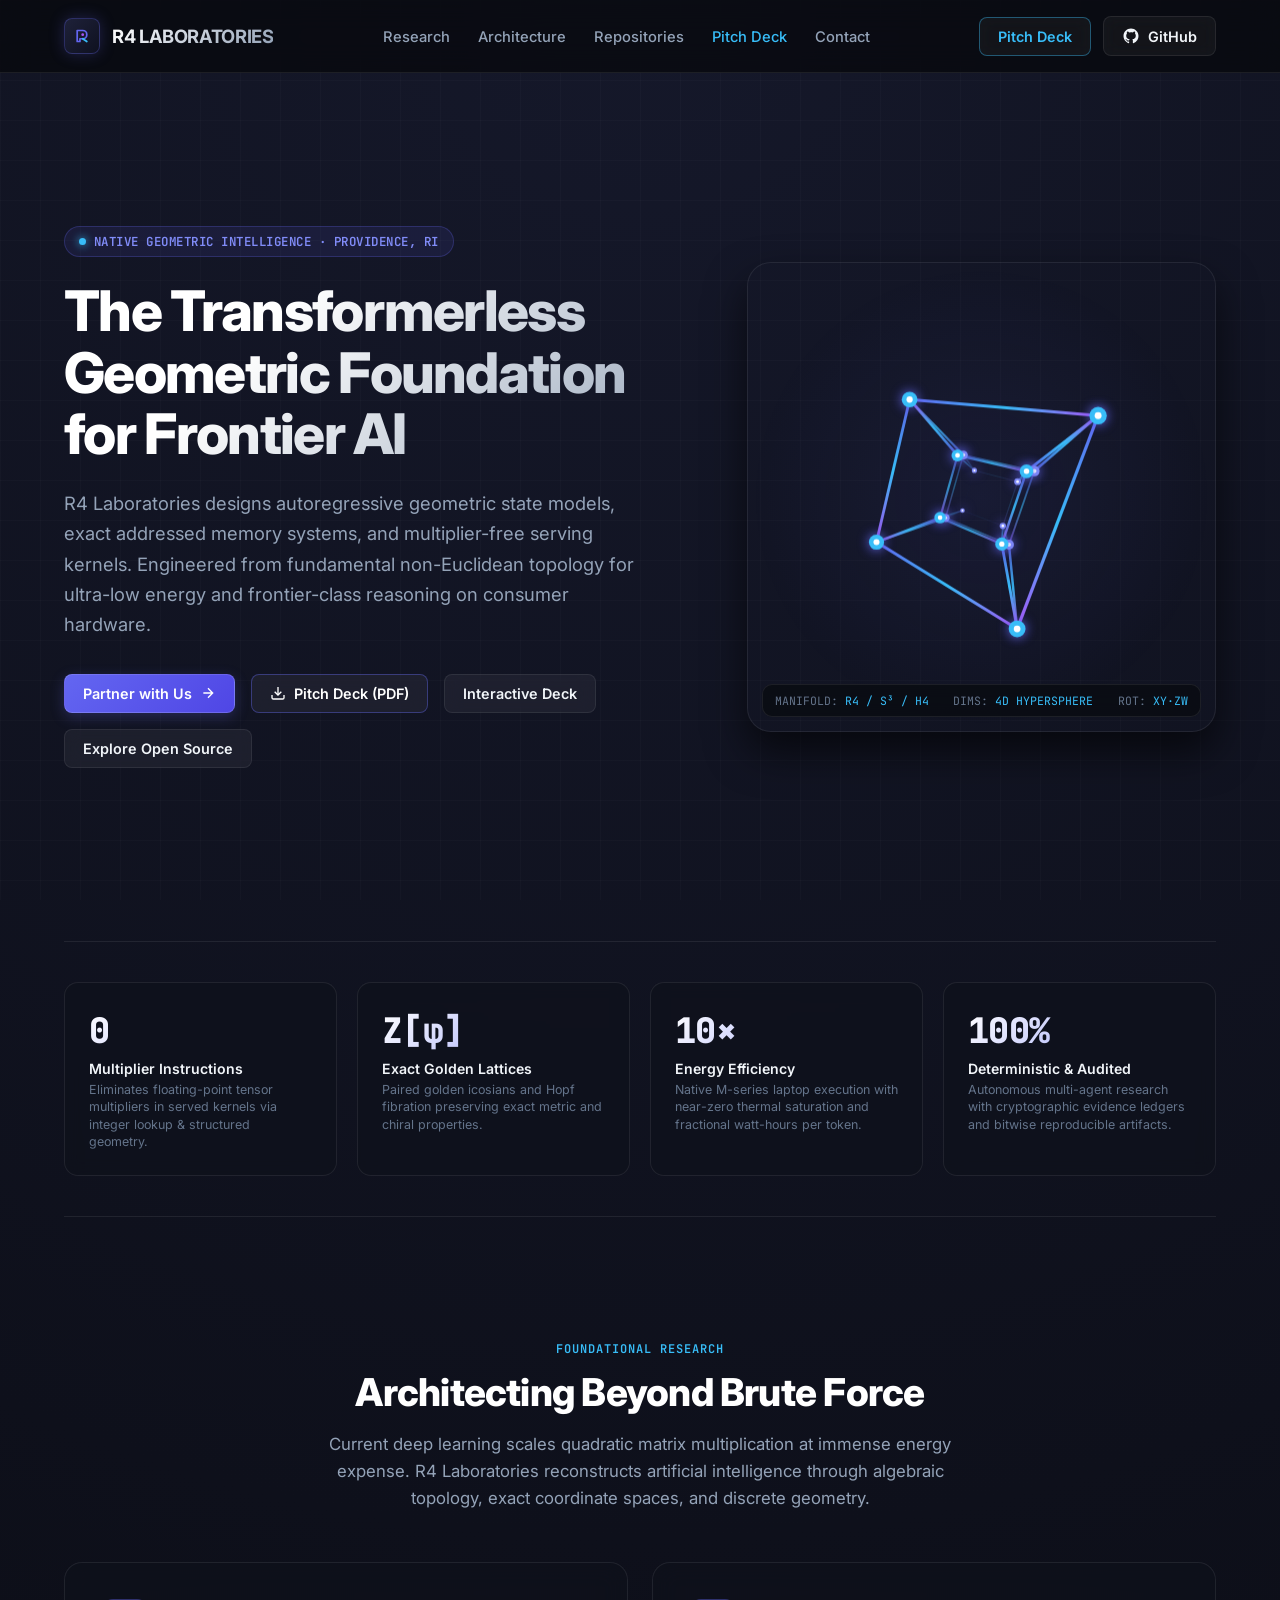
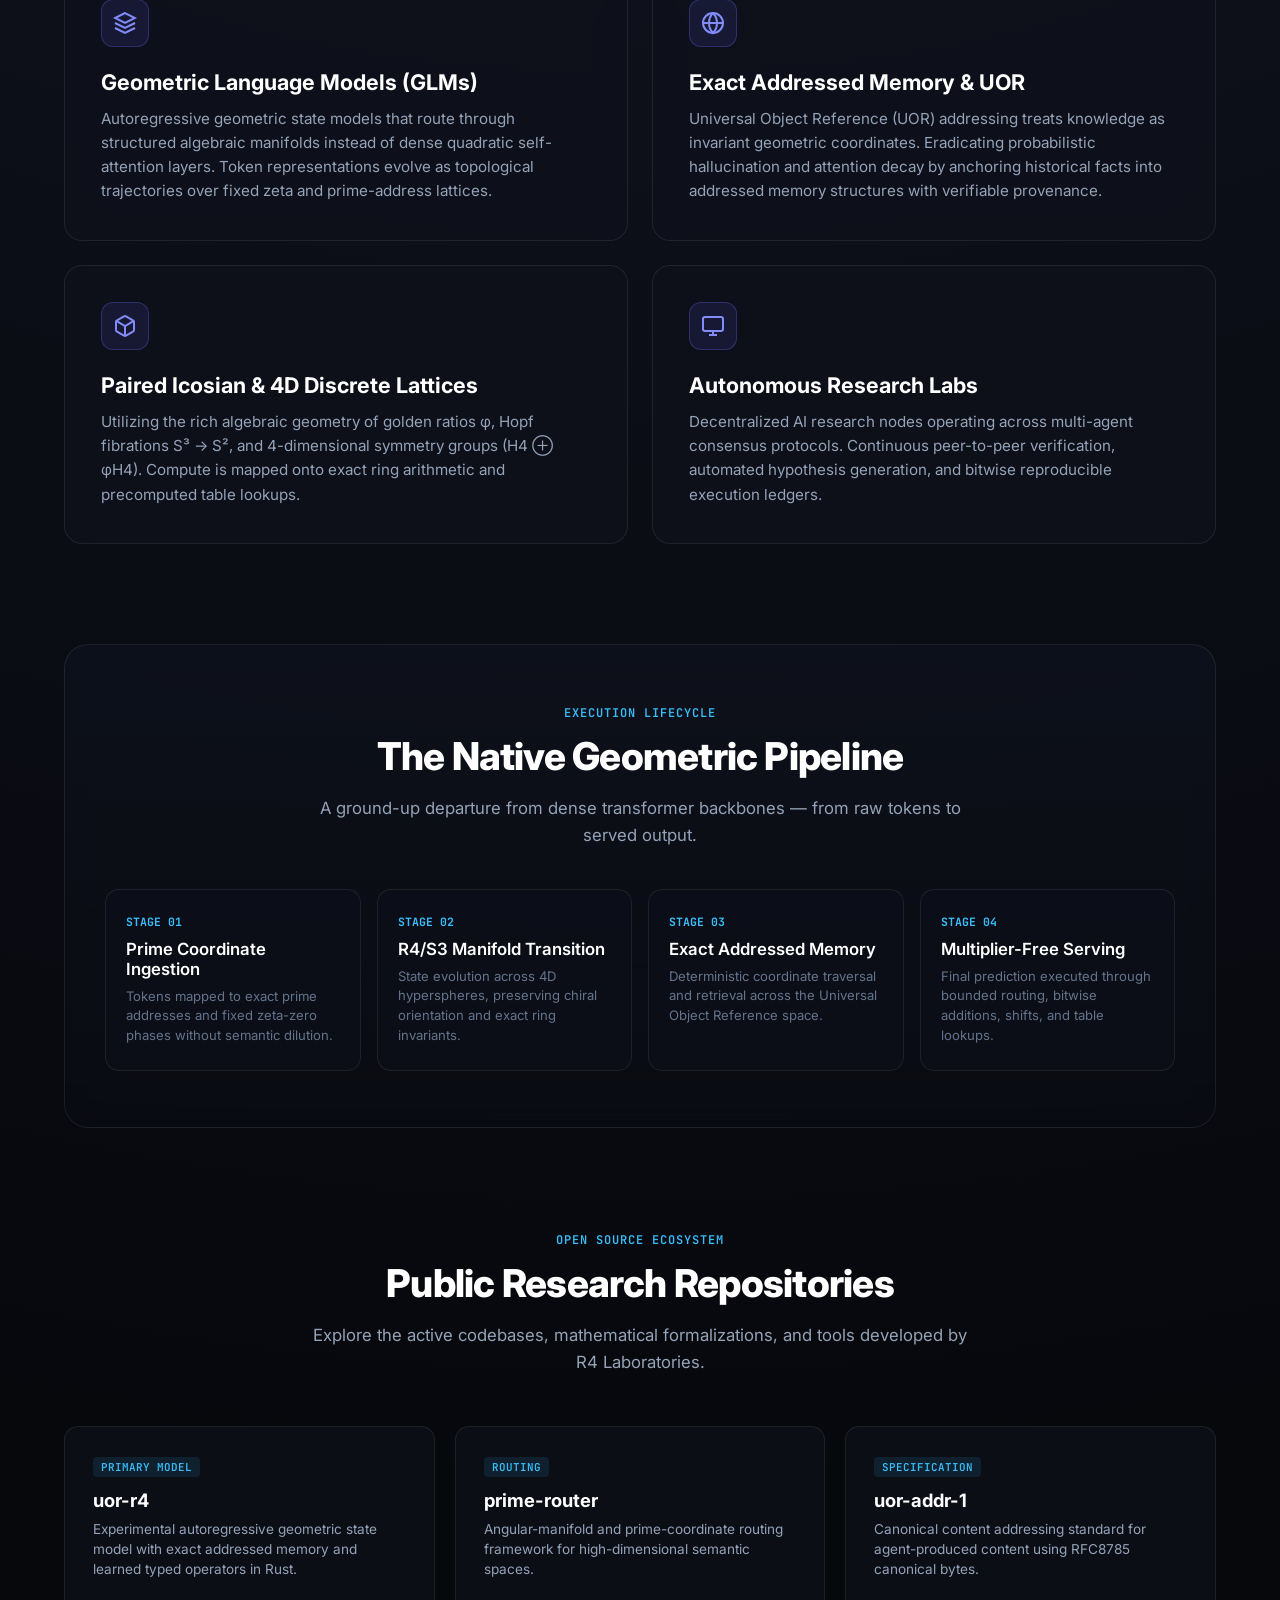
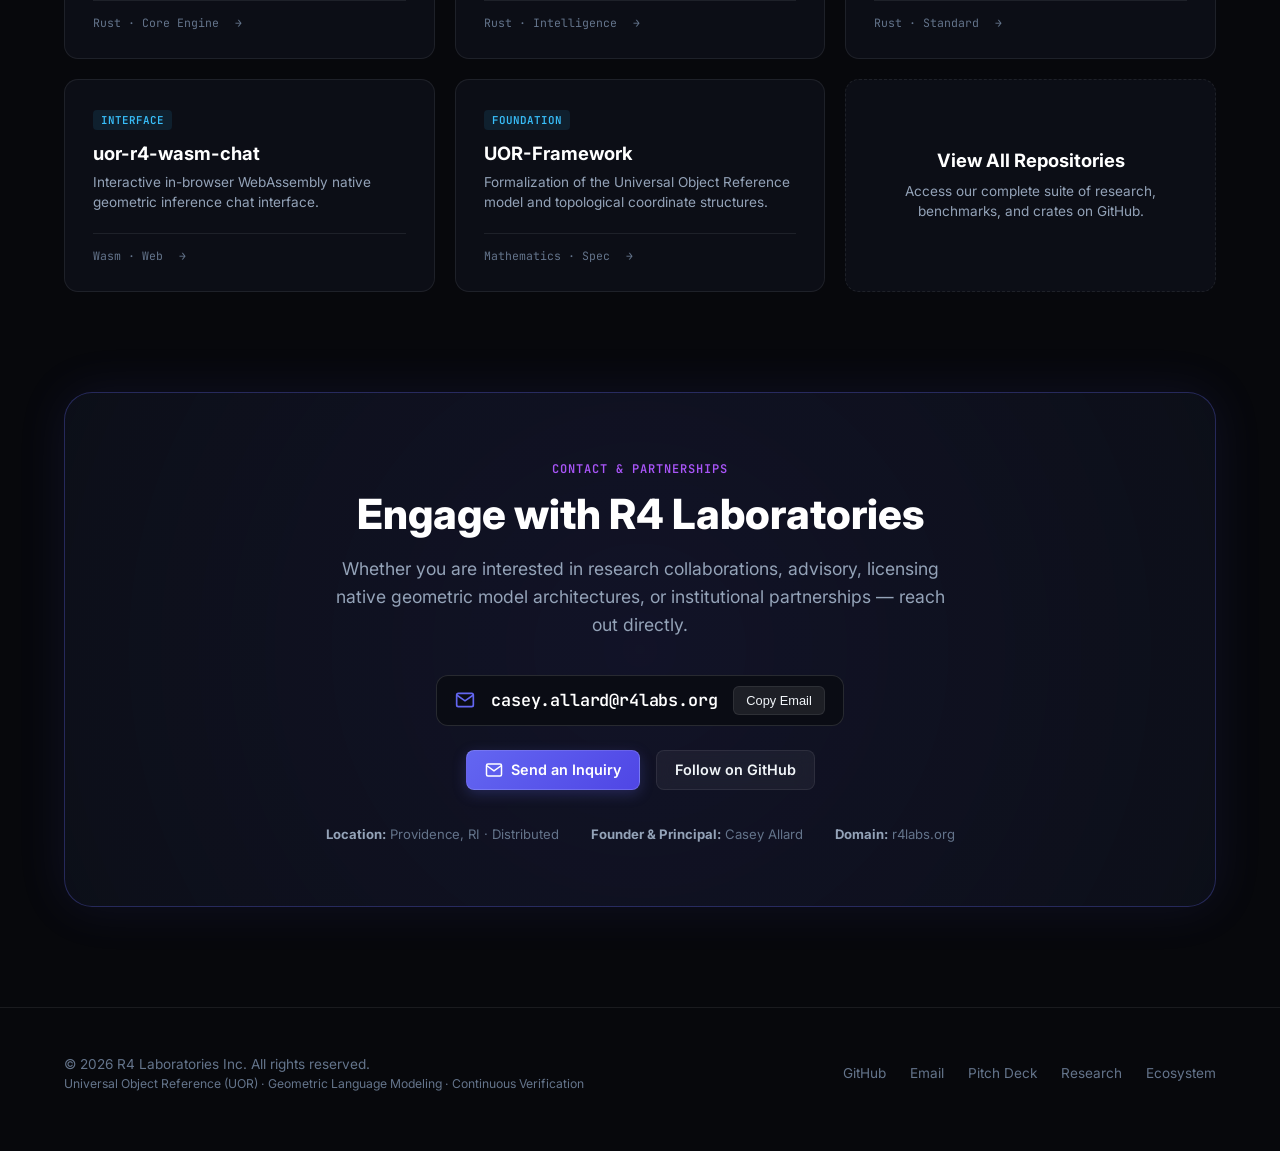
<file: index.html>
<!DOCTYPE html>
<html lang="en">
<head>
  <meta charset="UTF-8" />
  <meta name="viewport" content="width=device-width, initial-scale=1.0" />
  <title>R4 Laboratories — The Transformerless Geometric Foundation</title>
  <meta name="description" content="R4 Laboratories pioneers native geometric language models, exact addressed memory systems, and multiplier-free serving kernels on non-Euclidean manifolds." />
  <meta property="og:title" content="R4 Laboratories — Geometric Artificial Intelligence" />
  <meta property="og:description" content="Pioneering transformerless geometric language models and exact addressed memory on R4 manifolds." />
  <meta property="og:type" content="website" />
  <meta property="og:url" content="https://r4labs.org" />
  <link rel="icon" type="image/svg+xml" href="favicon.svg" />
  <link rel="preconnect" href="https://fonts.googleapis.com">
  <link rel="preconnect" href="https://fonts.gstatic.com" crossorigin>
  <link href="https://fonts.googleapis.com/css2?family=Inter:wght@300;400;500;600;700;800&family=JetBrains+Mono:wght@400;500;700&display=swap" rel="stylesheet">
  
  <style>
    :root {
      --bg: #07080c;
      --bg-card: rgba(15, 18, 28, 0.7);
      --bg-card-hover: rgba(22, 27, 44, 0.85);
      --border: rgba(255, 255, 255, 0.08);
      --border-accent: rgba(99, 102, 241, 0.3);
      --text: #f1f5f9;
      --text-muted: #94a3b8;
      --text-dim: #64748b;
      --primary: #6366f1;
      --primary-glow: rgba(99, 102, 241, 0.25);
      --accent: #38bdf8;
      --accent-glow: rgba(56, 189, 248, 0.25);
      --purple: #a855f7;
      --font-sans: 'Inter', -apple-system, BlinkMacSystemFont, 'Segoe UI', Roboto, sans-serif;
      --font-mono: 'JetBrains Mono', monospace;
    }

    * {
      box-sizing: border-box;
      margin: 0;
      padding: 0;
    }

    html {
      scroll-behavior: smooth;
      background-color: var(--bg);
      color: var(--text);
      font-family: var(--font-sans);
      -webkit-font-smoothing: antialiased;
    }

    body {
      overflow-x: hidden;
      background: radial-gradient(circle at 50% 0%, #15182a 0%, var(--bg) 70%);
      min-height: 100vh;
    }

    /* Subtle background grid */
    .bg-grid {
      position: fixed;
      top: 0;
      left: 0;
      width: 100vw;
      height: 100vh;
      background-image: 
        linear-gradient(to right, rgba(255, 255, 255, 0.02) 1px, transparent 1px),
        linear-gradient(to bottom, rgba(255, 255, 255, 0.02) 1px, transparent 1px);
      background-size: 40px 40px;
      pointer-events: none;
      z-index: 0;
    }

    .container {
      max-width: 1200px;
      margin: 0 auto;
      padding: 0 24px;
      position: relative;
      z-index: 1;
    }

    /* Navigation */
    nav {
      position: sticky;
      top: 0;
      backdrop-filter: blur(16px);
      -webkit-backdrop-filter: blur(16px);
      background: rgba(7, 8, 12, 0.75);
      border-bottom: 1px solid var(--border);
      z-index: 100;
    }

    .nav-inner {
      display: flex;
      align-items: center;
      justify-content: space-between;
      height: 72px;
    }

    .brand {
      display: flex;
      align-items: center;
      gap: 12px;
      text-decoration: none;
      color: var(--text);
    }

    .brand-logo {
      width: 36px;
      height: 36px;
      border-radius: 8px;
      display: flex;
      align-items: center;
      justify-content: center;
      background: linear-gradient(135deg, #1e2139, #0f1120);
      border: 1px solid var(--border-accent);
      box-shadow: 0 0 15px var(--primary-glow);
    }

    .brand-title {
      font-weight: 700;
      font-size: 1.15rem;
      letter-spacing: -0.02em;
      display: flex;
      align-items: center;
      gap: 6px;
    }

    .brand-title span {
      background: linear-gradient(135deg, #fff, #94a3b8);
      -webkit-background-clip: text;
      -webkit-text-fill-color: transparent;
    }

    .nav-links {
      display: flex;
      align-items: center;
      gap: 28px;
      list-style: none;
    }

    .nav-links a {
      color: var(--text-muted);
      text-decoration: none;
      font-size: 0.92rem;
      font-weight: 500;
      transition: color 0.2s ease;
    }

    .nav-links a:hover {
      color: #fff;
    }

    .btn {
      display: inline-flex;
      align-items: center;
      gap: 8px;
      padding: 10px 18px;
      border-radius: 8px;
      font-size: 0.9rem;
      font-weight: 600;
      text-decoration: none;
      transition: all 0.2s ease;
      cursor: pointer;
    }

    .btn-primary {
      background: linear-gradient(135deg, #6366f1, #4f46e5);
      color: #fff;
      border: 1px solid rgba(255, 255, 255, 0.15);
      box-shadow: 0 4px 14px var(--primary-glow);
    }

    .btn-primary:hover {
      box-shadow: 0 6px 20px rgba(99, 102, 241, 0.4);
      transform: translateY(-1px);
    }

    .btn-secondary {
      background: rgba(255, 255, 255, 0.05);
      color: var(--text);
      border: 1px solid var(--border);
      backdrop-filter: blur(8px);
    }

    .btn-secondary:hover {
      background: rgba(255, 255, 255, 0.1);
      border-color: rgba(255, 255, 255, 0.2);
      transform: translateY(-1px);
    }

    /* Hero Section */
    .hero {
      padding: 80px 0 60px;
      display: grid;
      grid-template-columns: 1.15fr 0.85fr;
      align-items: center;
      gap: 48px;
      min-height: calc(100vh - 72px);
    }

    .hero-badge {
      display: inline-flex;
      align-items: center;
      gap: 8px;
      padding: 6px 14px;
      border-radius: 999px;
      background: rgba(99, 102, 241, 0.1);
      border: 1px solid rgba(99, 102, 241, 0.25);
      color: #818cf8;
      font-size: 0.78rem;
      font-family: var(--font-mono);
      font-weight: 600;
      letter-spacing: 0.04em;
      margin-bottom: 24px;
    }

    .hero-badge .dot {
      width: 7px;
      height: 7px;
      border-radius: 50%;
      background: #38bdf8;
      box-shadow: 0 0 8px #38bdf8;
      animation: pulse 2s infinite;
    }

    @keyframes pulse {
      0%, 100% { opacity: 1; transform: scale(1); }
      50% { opacity: 0.5; transform: scale(0.85); }
    }

    .hero-content h1 {
      font-size: 3.5rem;
      font-weight: 800;
      line-height: 1.1;
      letter-spacing: -0.03em;
      margin-bottom: 22px;
      background: linear-gradient(135deg, #ffffff 30%, #94a3b8 100%);
      -webkit-background-clip: text;
      -webkit-text-fill-color: transparent;
    }

    .hero-content p {
      font-size: 1.15rem;
      line-height: 1.65;
      color: var(--text-muted);
      margin-bottom: 34px;
      max-width: 580px;
    }

    .hero-actions {
      display: flex;
      align-items: center;
      gap: 16px;
      flex-wrap: wrap;
    }

    /* 4D Canvas Container */
    .hero-canvas-wrap {
      position: relative;
      width: 100%;
      aspect-ratio: 1 / 1;
      max-width: 480px;
      margin: 0 auto;
      background: radial-gradient(circle at 50% 50%, rgba(99, 102, 241, 0.08) 0%, transparent 70%);
      border-radius: 24px;
      border: 1px solid var(--border);
      box-shadow: 0 20px 40px rgba(0, 0, 0, 0.6);
      display: flex;
      flex-direction: column;
      align-items: center;
      justify-content: center;
      overflow: hidden;
    }

    #r4-canvas {
      width: 100%;
      height: 100%;
      display: block;
      cursor: grab;
    }

    #r4-canvas:active {
      cursor: grabbing;
    }

    .canvas-hud {
      position: absolute;
      bottom: 14px;
      left: 14px;
      right: 14px;
      background: rgba(10, 12, 18, 0.85);
      backdrop-filter: blur(12px);
      border: 1px solid var(--border);
      border-radius: 10px;
      padding: 8px 12px;
      display: flex;
      align-items: center;
      justify-content: space-between;
      font-family: var(--font-mono);
      font-size: 0.72rem;
      color: var(--text-dim);
    }

    .canvas-hud span {
      color: #38bdf8;
    }

    /* Metrics Strip */
    .metrics {
      display: grid;
      grid-template-columns: repeat(4, 1fr);
      gap: 20px;
      padding: 40px 0;
      border-top: 1px solid var(--border);
      border-bottom: 1px solid var(--border);
      margin: 40px 0 80px;
    }

    .metric-card {
      padding: 24px;
      background: var(--bg-card);
      border: 1px solid var(--border);
      border-radius: 14px;
      backdrop-filter: blur(8px);
      transition: all 0.3s ease;
    }

    .metric-card:hover {
      border-color: var(--border-accent);
      transform: translateY(-3px);
    }

    .metric-val {
      font-size: 2.2rem;
      font-weight: 800;
      letter-spacing: -0.02em;
      margin-bottom: 6px;
      background: linear-gradient(135deg, #fff, #818cf8);
      -webkit-background-clip: text;
      -webkit-text-fill-color: transparent;
      font-family: var(--font-mono);
    }

    .metric-label {
      font-size: 0.88rem;
      font-weight: 600;
      color: var(--text);
      margin-bottom: 4px;
    }

    .metric-desc {
      font-size: 0.78rem;
      color: var(--text-dim);
      line-height: 1.4;
    }

    /* Section Headers */
    .section-head {
      text-align: center;
      max-width: 680px;
      margin: 0 auto 50px;
    }

    .section-pill {
      display: inline-block;
      font-family: var(--font-mono);
      font-size: 0.75rem;
      font-weight: 600;
      color: var(--accent);
      text-transform: uppercase;
      letter-spacing: 0.08em;
      margin-bottom: 12px;
    }

    .section-head h2 {
      font-size: 2.4rem;
      font-weight: 800;
      letter-spacing: -0.02em;
      margin-bottom: 16px;
      color: #fff;
    }

    .section-head p {
      font-size: 1.05rem;
      color: var(--text-muted);
      line-height: 1.6;
    }

    /* Feature Grid */
    .feature-grid {
      display: grid;
      grid-template-columns: repeat(2, 1fr);
      gap: 24px;
      margin-bottom: 100px;
    }

    .feature-card {
      background: var(--bg-card);
      border: 1px solid var(--border);
      border-radius: 18px;
      padding: 36px;
      backdrop-filter: blur(12px);
      transition: all 0.3s ease;
      position: relative;
      overflow: hidden;
    }

    .feature-card::before {
      content: '';
      position: absolute;
      top: 0;
      left: 0;
      right: 0;
      height: 2px;
      background: linear-gradient(90deg, transparent, var(--primary), transparent);
      opacity: 0;
      transition: opacity 0.3s ease;
    }

    .feature-card:hover {
      background: var(--bg-card-hover);
      border-color: rgba(99, 102, 241, 0.4);
      transform: translateY(-4px);
    }

    .feature-card:hover::before {
      opacity: 1;
    }

    .feature-icon {
      width: 48px;
      height: 48px;
      border-radius: 12px;
      display: flex;
      align-items: center;
      justify-content: center;
      background: rgba(99, 102, 241, 0.12);
      border: 1px solid rgba(99, 102, 241, 0.3);
      color: #818cf8;
      margin-bottom: 22px;
    }

    .feature-card h3 {
      font-size: 1.35rem;
      font-weight: 700;
      margin-bottom: 12px;
      color: #fff;
    }

    .feature-card p {
      font-size: 0.95rem;
      color: var(--text-muted);
      line-height: 1.6;
    }

    /* Pipeline / Architecture Visual */
    .arch-section {
      background: linear-gradient(180deg, rgba(16, 20, 32, 0.6) 0%, rgba(10, 12, 18, 0.8) 100%);
      border: 1px solid var(--border);
      border-radius: 24px;
      padding: 56px 40px;
      margin-bottom: 100px;
      backdrop-filter: blur(12px);
    }

    .pipeline {
      display: grid;
      grid-template-columns: repeat(4, 1fr);
      gap: 16px;
      margin-top: 40px;
      position: relative;
    }

    .pipe-step {
      background: rgba(13, 16, 26, 0.8);
      border: 1px solid var(--border);
      border-radius: 14px;
      padding: 24px 20px;
      position: relative;
    }

    .pipe-num {
      font-family: var(--font-mono);
      font-size: 0.72rem;
      color: var(--accent);
      font-weight: 700;
      margin-bottom: 10px;
    }

    .pipe-step h4 {
      font-size: 1.05rem;
      color: #fff;
      margin-bottom: 8px;
      font-weight: 600;
    }

    .pipe-step p {
      font-size: 0.82rem;
      color: var(--text-dim);
      line-height: 1.5;
    }

    /* Projects / Repositories */
    .repo-grid {
      display: grid;
      grid-template-columns: repeat(3, 1fr);
      gap: 20px;
      margin-bottom: 100px;
    }

    .repo-card {
      background: var(--bg-card);
      border: 1px solid var(--border);
      border-radius: 14px;
      padding: 28px;
      text-decoration: none;
      color: inherit;
      display: flex;
      flex-direction: column;
      justify-content: space-between;
      transition: all 0.25s ease;
    }

    .repo-card:hover {
      border-color: var(--accent);
      transform: translateY(-3px);
      background: var(--bg-card-hover);
    }

    .repo-top {
      margin-bottom: 20px;
    }

    .repo-badge {
      display: inline-block;
      font-family: var(--font-mono);
      font-size: 0.68rem;
      color: #38bdf8;
      background: rgba(56, 189, 248, 0.1);
      padding: 3px 8px;
      border-radius: 4px;
      margin-bottom: 12px;
      font-weight: 600;
    }

    .repo-card h3 {
      font-size: 1.15rem;
      font-weight: 700;
      color: #fff;
      margin-bottom: 8px;
      display: flex;
      align-items: center;
      gap: 6px;
    }

    .repo-card p {
      font-size: 0.85rem;
      color: var(--text-muted);
      line-height: 1.5;
    }

    .repo-meta {
      display: flex;
      align-items: center;
      gap: 16px;
      font-family: var(--font-mono);
      font-size: 0.72rem;
      color: var(--text-dim);
      border-top: 1px solid var(--border);
      padding-top: 14px;
    }

    .repo-meta span {
      display: flex;
      align-items: center;
      gap: 5px;
    }

    /* Corporate & Contact Section */
    .contact-section {
      background: radial-gradient(circle at 50% 50%, rgba(99, 102, 241, 0.12) 0%, rgba(13, 16, 26, 0.9) 100%);
      border: 1px solid var(--border-accent);
      border-radius: 28px;
      padding: 64px 48px;
      margin-bottom: 100px;
      text-align: center;
      box-shadow: 0 0 50px rgba(99, 102, 241, 0.1);
    }

    .contact-section h2 {
      font-size: 2.6rem;
      font-weight: 800;
      color: #fff;
      margin-bottom: 16px;
    }

    .contact-section p {
      font-size: 1.1rem;
      color: var(--text-muted);
      max-width: 620px;
      margin: 0 auto 36px;
      line-height: 1.6;
    }

    .contact-card-box {
      display: inline-flex;
      align-items: center;
      gap: 16px;
      background: rgba(10, 12, 18, 0.85);
      border: 1px solid rgba(255, 255, 255, 0.12);
      border-radius: 12px;
      padding: 10px 18px;
      backdrop-filter: blur(12px);
      margin-bottom: 24px;
    }

    .contact-email-text {
      font-family: var(--font-mono);
      font-size: 1.05rem;
      font-weight: 600;
      color: #fff;
      letter-spacing: -0.01em;
    }

    .btn-copy {
      background: rgba(255, 255, 255, 0.08);
      border: 1px solid var(--border);
      color: var(--text);
      padding: 6px 12px;
      border-radius: 6px;
      font-size: 0.8rem;
      cursor: pointer;
      font-weight: 500;
      transition: all 0.2s ease;
    }

    .btn-copy:hover {
      background: rgba(255, 255, 255, 0.15);
      color: #fff;
    }

    .contact-actions {
      display: flex;
      justify-content: center;
      gap: 16px;
      flex-wrap: wrap;
    }

    .contact-info-strip {
      margin-top: 36px;
      display: flex;
      justify-content: center;
      gap: 32px;
      font-size: 0.82rem;
      color: var(--text-dim);
    }

    .contact-info-strip span strong {
      color: var(--text-muted);
    }

    /* Footer */
    footer {
      border-top: 1px solid var(--border);
      padding: 48px 0 60px;
      font-size: 0.85rem;
      color: var(--text-dim);
    }

    .footer-inner {
      display: flex;
      align-items: center;
      justify-content: space-between;
      flex-wrap: wrap;
      gap: 20px;
    }

    .footer-links {
      display: flex;
      gap: 24px;
      list-style: none;
    }

    .footer-links a {
      color: var(--text-dim);
      text-decoration: none;
      transition: color 0.2s ease;
    }

    .footer-links a:hover {
      color: var(--text);
    }

    /* Toast Notification */
    #toast {
      position: fixed;
      bottom: 24px;
      right: 24px;
      background: #10b981;
      color: #fff;
      font-size: 0.85rem;
      font-weight: 600;
      padding: 10px 18px;
      border-radius: 8px;
      box-shadow: 0 10px 25px rgba(16, 185, 129, 0.3);
      opacity: 0;
      transform: translateY(20px);
      transition: all 0.25s cubic-bezier(0.16, 1, 0.3, 1);
      z-index: 1000;
      pointer-events: none;
    }

    #toast.show {
      opacity: 1;
      transform: translateY(0);
    }

    /* Responsive */
    @media (max-width: 992px) {
      .hero {
        grid-template-columns: 1fr;
        text-align: center;
        padding-top: 40px;
      }
      .hero-content h1 {
        font-size: 2.8rem;
      }
      .hero-content p {
        margin: 0 auto 30px;
      }
      .hero-actions {
        justify-content: center;
      }
      .hero-canvas-wrap {
        max-width: 400px;
      }
      .metrics {
        grid-template-columns: repeat(2, 1fr);
      }
      .pipeline {
        grid-template-columns: repeat(2, 1fr);
      }
      .feature-grid {
        grid-template-columns: 1fr;
      }
      .repo-grid {
        grid-template-columns: 1fr;
      }
    }

    @media (max-width: 600px) {
      .nav-links {
        display: none;
      }
      .hero-content h1 {
        font-size: 2.2rem;
      }
      .metrics {
        grid-template-columns: 1fr;
      }
      .pipeline {
        grid-template-columns: 1fr;
      }
      .contact-card-box {
        flex-direction: column;
        width: 100%;
      }
      .contact-info-strip {
        flex-direction: column;
        gap: 8px;
      }
      .footer-inner {
        flex-direction: column;
        text-align: center;
      }
    }
  </style>
</head>
<body>
  <div class="bg-grid"></div>

  <!-- Navigation -->
  <nav>
    <div class="container nav-inner">
      <a href="#" class="brand">
        <div class="brand-logo">
          <svg width="22" height="22" viewBox="0 0 64 64" fill="none">
            <path d="M18 16H34C40.6274 16 46 21.3726 46 28C46 34.6274 40.6274 40 34 40H26V48H18V16Z" stroke="#6366f1" stroke-width="5" stroke-linecap="round" stroke-linejoin="round"/>
            <path d="M34 40L46 48" stroke="#38bdf8" stroke-width="5" stroke-linecap="round" stroke-linejoin="round"/>
            <circle cx="34" cy="28" r="4" fill="#a855f7"/>
          </svg>
        </div>
        <div class="brand-title">
          <span>R4 LABORATORIES</span>
        </div>
      </a>

      <ul class="nav-links">
        <li><a href="#research">Research</a></li>
        <li><a href="#architecture">Architecture</a></li>
        <li><a href="#projects">Repositories</a></li>
        <li><a href="deck.html" style="color: #38bdf8;">Pitch Deck</a></li>
        <li><a href="#contact">Contact</a></li>
      </ul>

      <div style="display: flex; gap: 12px; align-items: center;">
        <a href="deck.html" class="btn btn-secondary" style="border-color: rgba(56, 189, 248, 0.4); color: #38bdf8;">
          Pitch Deck
        </a>
        <a href="https://github.com/R4-Laboratories" target="_blank" rel="noopener noreferrer" class="btn btn-secondary">
          <svg width="18" height="18" viewBox="0 0 24 24" fill="currentColor">
            <path fill-rule="evenodd" clip-rule="evenodd" d="M12 2C6.477 2 2 6.484 2 12.017c0 4.425 2.865 8.18 6.839 9.504.5.092.682-.217.682-.483 0-.237-.008-.868-.013-1.703-2.782.605-3.369-1.343-3.369-1.343-.454-1.158-1.11-1.466-1.11-1.466-.908-.62.069-.608.069-.608 1.003.07 1.53 1.032 1.53 1.032.892 1.53 2.341 1.088 2.91.832.092-.647.35-1.088.636-1.338-2.22-.253-4.555-1.113-4.555-4.951 0-1.093.39-1.988 1.029-2.688-.103-.253-.446-1.272.098-2.65 0 0 .84-.27 2.75 1.026A9.564 9.564 0 0112 6.844c.85.004 1.705.115 2.504.337 1.909-1.296 2.747-1.027 2.747-1.027.546 1.379.202 2.398.1 2.651.64.7 1.028 1.595 1.028 2.688 0 3.848-2.339 4.695-4.566 4.943.359.309.678.92.678 1.855 0 1.338-.012 2.419-.012 2.747 0 .268.18.58.688.482A10.019 10.019 0 0022 12.017C22 6.484 17.522 2 12 2z"/>
          </svg>
          GitHub
        </a>
      </div>
    </div>
  </nav>

  <!-- Hero Section -->
  <main class="container">
    <section class="hero">
      <div class="hero-content">
        <div class="hero-badge">
          <span class="dot"></span>
          <span>NATIVE GEOMETRIC INTELLIGENCE · PROVIDENCE, RI</span>
        </div>
        <h1>The Transformerless Geometric Foundation for Frontier AI</h1>
        <p>
          R4 Laboratories designs autoregressive geometric state models, exact addressed memory systems, and multiplier-free serving kernels. Engineered from fundamental non-Euclidean topology for ultra-low energy and frontier-class reasoning on consumer hardware.
        </p>
        <div class="hero-actions">
          <a href="#contact" class="btn btn-primary">
            Partner with Us
            <svg width="16" height="16" viewBox="0 0 24 24" fill="none" stroke="currentColor" stroke-width="2">
              <path d="M5 12h14M12 5l7 7-7 7"/>
            </svg>
          </a>
          <a href="r4_laboratories_pitch_deck.pdf" download class="btn btn-secondary" style="border-color: rgba(99, 102, 241, 0.4); color: #fff;">
            <svg width="16" height="16" viewBox="0 0 24 24" fill="none" stroke="currentColor" stroke-width="2">
              <path d="M21 15v4a2 2 0 0 1-2 2H5a2 2 0 0 1-2-2v-4"/>
              <polyline points="7 10 12 15 17 10"/>
              <line x1="12" y1="15" x2="12" y2="3"/>
            </svg>
            Pitch Deck (PDF)
          </a>
          <a href="deck.html" class="btn btn-secondary">
            Interactive Deck
          </a>
          <a href="#projects" class="btn btn-secondary">
            Explore Open Source
          </a>
        </div>
      </div>

      <!-- 4D Hypercube / R4 Projection Canvas -->
      <div class="hero-canvas-wrap">
        <canvas id="r4-canvas" width="480" height="480"></canvas>
        <div class="canvas-hud">
          <div>MANIFOLD: <span>R4 / S³ / H4</span></div>
          <div>DIMS: <span>4D HYPERSPHERE</span></div>
          <div id="hud-angle">ROT: <span>XY·ZW</span></div>
        </div>
      </div>
    </section>

    <!-- Metrics -->
    <section class="metrics">
      <div class="metric-card">
        <div class="metric-val">0</div>
        <div class="metric-label">Multiplier Instructions</div>
        <div class="metric-desc">Eliminates floating-point tensor multipliers in served kernels via integer lookup & structured geometry.</div>
      </div>
      <div class="metric-card">
        <div class="metric-val">Z[φ]</div>
        <div class="metric-label">Exact Golden Lattices</div>
        <div class="metric-desc">Paired golden icosians and Hopf fibration preserving exact metric and chiral properties.</div>
      </div>
      <div class="metric-card">
        <div class="metric-val">10×</div>
        <div class="metric-label">Energy Efficiency</div>
        <div class="metric-desc">Native M-series laptop execution with near-zero thermal saturation and fractional watt-hours per token.</div>
      </div>
      <div class="metric-card">
        <div class="metric-val">100%</div>
        <div class="metric-label">Deterministic & Audited</div>
        <div class="metric-desc">Autonomous multi-agent research with cryptographic evidence ledgers and bitwise reproducible artifacts.</div>
      </div>
    </section>

    <!-- Research Pillars -->
    <section id="research" style="padding-top: 40px;">
      <div class="section-head">
        <span class="section-pill">Foundational Research</span>
        <h2>Architecting Beyond Brute Force</h2>
        <p>Current deep learning scales quadratic matrix multiplication at immense energy expense. R4 Laboratories reconstructs artificial intelligence through algebraic topology, exact coordinate spaces, and discrete geometry.</p>
      </div>

      <div class="feature-grid">
        <div class="feature-card">
          <div class="feature-icon">
            <svg width="24" height="24" viewBox="0 0 24 24" fill="none" stroke="currentColor" stroke-width="2">
              <path d="M12 2L2 7l10 5 10-5-10-5zM2 17l10 5 10-5M2 12l10 5 10-5"/>
            </svg>
          </div>
          <h3>Geometric Language Models (GLMs)</h3>
          <p>Autoregressive geometric state models that route through structured algebraic manifolds instead of dense quadratic self-attention layers. Token representations evolve as topological trajectories over fixed zeta and prime-address lattices.</p>
        </div>

        <div class="feature-card">
          <div class="feature-icon">
            <svg width="24" height="24" viewBox="0 0 24 24" fill="none" stroke="currentColor" stroke-width="2">
              <circle cx="12" cy="12" r="10"/>
              <path d="M12 2a14.5 14.5 0 0 0 0 20 14.5 14.5 0 0 0 0-20"/>
              <path d="M2 12h20"/>
            </svg>
          </div>
          <h3>Exact Addressed Memory & UOR</h3>
          <p>Universal Object Reference (UOR) addressing treats knowledge as invariant geometric coordinates. Eradicating probabilistic hallucination and attention decay by anchoring historical facts into addressed memory structures with verifiable provenance.</p>
        </div>

        <div class="feature-card">
          <div class="feature-icon">
            <svg width="24" height="24" viewBox="0 0 24 24" fill="none" stroke="currentColor" stroke-width="2">
              <path d="M21 16V8a2 2 0 0 0-1-1.73l-7-4a2 2 0 0 0-2 0l-7 4A2 2 0 0 0 3 8v8a2 2 0 0 0 1 1.73l7 4a2 2 0 0 0 2 0l7-4A2 2 0 0 0 21 16z"/>
              <polyline points="3.27 6.96 12 12.01 20.73 6.96"/>
              <line x1="12" y1="22.08" x2="12" y2="12"/>
            </svg>
          </div>
          <h3>Paired Icosian & 4D Discrete Lattices</h3>
          <p>Utilizing the rich algebraic geometry of golden ratios &phi;, Hopf fibrations S³ &rarr; S², and 4-dimensional symmetry groups (H4 &oplus; &phi;H4). Compute is mapped onto exact ring arithmetic and precomputed table lookups.</p>
        </div>

        <div class="feature-card">
          <div class="feature-icon">
            <svg width="24" height="24" viewBox="0 0 24 24" fill="none" stroke="currentColor" stroke-width="2">
              <rect x="2" y="3" width="20" height="14" rx="2" ry="2"/>
              <line x1="8" y1="21" x2="16" y2="21"/>
              <line x1="12" y1="17" x2="12" y2="21"/>
            </svg>
          </div>
          <h3>Autonomous Research Labs</h3>
          <p>Decentralized AI research nodes operating across multi-agent consensus protocols. Continuous peer-to-peer verification, automated hypothesis generation, and bitwise reproducible execution ledgers.</p>
        </div>
      </div>
    </section>

    <!-- Architecture Pipeline -->
    <section id="architecture" class="arch-section">
      <div class="section-head" style="margin-bottom: 24px;">
        <span class="section-pill">Execution Lifecycle</span>
        <h2>The Native Geometric Pipeline</h2>
        <p>A ground-up departure from dense transformer backbones — from raw tokens to served output.</p>
      </div>

      <div class="pipeline">
        <div class="pipe-step">
          <div class="pipe-num">STAGE 01</div>
          <h4>Prime Coordinate Ingestion</h4>
          <p>Tokens mapped to exact prime addresses and fixed zeta-zero phases without semantic dilution.</p>
        </div>
        <div class="pipe-step">
          <div class="pipe-num">STAGE 02</div>
          <h4>R4/S3 Manifold Transition</h4>
          <p>State evolution across 4D hyperspheres, preserving chiral orientation and exact ring invariants.</p>
        </div>
        <div class="pipe-step">
          <div class="pipe-num">STAGE 03</div>
          <h4>Exact Addressed Memory</h4>
          <p>Deterministic coordinate traversal and retrieval across the Universal Object Reference space.</p>
        </div>
        <div class="pipe-step">
          <div class="pipe-num">STAGE 04</div>
          <h4>Multiplier-Free Serving</h4>
          <p>Final prediction executed through bounded routing, bitwise additions, shifts, and table lookups.</p>
        </div>
      </div>
    </section>

    <!-- Repositories -->
    <section id="projects">
      <div class="section-head">
        <span class="section-pill">Open Source Ecosystem</span>
        <h2>Public Research Repositories</h2>
        <p>Explore the active codebases, mathematical formalizations, and tools developed by R4 Laboratories.</p>
      </div>

      <div class="repo-grid">
        <a href="https://github.com/R4-Laboratories/uor-r4" target="_blank" rel="noopener noreferrer" class="repo-card">
          <div class="repo-top">
            <span class="repo-badge">PRIMARY MODEL</span>
            <h3>uor-r4</h3>
            <p>Experimental autoregressive geometric state model with exact addressed memory and learned typed operators in Rust.</p>
          </div>
          <div class="repo-meta">
            <span>Rust · Core Engine</span>
            <span>&rarr;</span>
          </div>
        </a>

        <a href="https://github.com/R4-Laboratories/prime-router" target="_blank" rel="noopener noreferrer" class="repo-card">
          <div class="repo-top">
            <span class="repo-badge">ROUTING</span>
            <h3>prime-router</h3>
            <p>Angular-manifold and prime-coordinate routing framework for high-dimensional semantic spaces.</p>
          </div>
          <div class="repo-meta">
            <span>Rust · Intelligence</span>
            <span>&rarr;</span>
          </div>
        </a>

        <a href="https://github.com/R4-Laboratories/uor-addr-1" target="_blank" rel="noopener noreferrer" class="repo-card">
          <div class="repo-top">
            <span class="repo-badge">SPECIFICATION</span>
            <h3>uor-addr-1</h3>
            <p>Canonical content addressing standard for agent-produced content using RFC8785 canonical bytes.</p>
          </div>
          <div class="repo-meta">
            <span>Rust · Standard</span>
            <span>&rarr;</span>
          </div>
        </a>

        <a href="https://github.com/R4-Laboratories/uor-r4-wasm-chat" target="_blank" rel="noopener noreferrer" class="repo-card">
          <div class="repo-top">
            <span class="repo-badge">INTERFACE</span>
            <h3>uor-r4-wasm-chat</h3>
            <p>Interactive in-browser WebAssembly native geometric inference chat interface.</p>
          </div>
          <div class="repo-meta">
            <span>Wasm · Web</span>
            <span>&rarr;</span>
          </div>
        </a>

        <a href="https://github.com/R4-Laboratories/UOR-Framework" target="_blank" rel="noopener noreferrer" class="repo-card">
          <div class="repo-top">
            <span class="repo-badge">FOUNDATION</span>
            <h3>UOR-Framework</h3>
            <p>Formalization of the Universal Object Reference model and topological coordinate structures.</p>
          </div>
          <div class="repo-meta">
            <span>Mathematics · Spec</span>
            <span>&rarr;</span>
          </div>
        </a>

        <a href="https://github.com/R4-Laboratories" target="_blank" rel="noopener noreferrer" class="repo-card" style="border-style: dashed; justify-content: center; align-items: center; text-align: center;">
          <div class="repo-top" style="margin-bottom: 0;">
            <h3 style="justify-content: center; margin-bottom: 10px;">View All Repositories</h3>
            <p>Access our complete suite of research, benchmarks, and crates on GitHub.</p>
          </div>
        </a>
      </div>
    </section>

    <!-- Corporate Contact Section -->
    <section id="contact" class="contact-section">
      <span class="section-pill" style="color: #a855f7;">Contact & Partnerships</span>
      <h2>Engage with R4 Laboratories</h2>
      <p>
        Whether you are interested in research collaborations, advisory, licensing native geometric model architectures, or institutional partnerships — reach out directly.
      </p>

      <div class="contact-card-box">
        <svg width="20" height="20" viewBox="0 0 24 24" fill="none" stroke="#6366f1" stroke-width="2">
          <path d="M4 4h16c1.1 0 2 .9 2 2v12c0 1.1-.9 2-2 2H4c-1.1 0-2-.9-2-2V6c0-1.1.9-2 2-2z"/>
          <polyline points="22,6 12,13 2,6"/>
        </svg>
        <span class="contact-email-text" id="email-text">casey.allard@r4labs.org</span>
        <button class="btn-copy" onclick="copyEmail()">Copy Email</button>
      </div>

      <div class="contact-actions">
        <a href="mailto:casey.allard@r4labs.org?subject=Inquiry%20regarding%20R4%20Laboratories" class="btn btn-primary">
          <svg width="18" height="18" viewBox="0 0 24 24" fill="none" stroke="currentColor" stroke-width="2">
            <path d="M4 4h16c1.1 0 2 .9 2 2v12c0 1.1-.9 2-2 2H4c-1.1 0-2-.9-2-2V6c0-1.1.9-2 2-2z"/>
            <polyline points="22,6 12,13 2,6"/>
          </svg>
          Send an Inquiry
        </a>
        <a href="https://github.com/R4-Laboratories" target="_blank" rel="noopener noreferrer" class="btn btn-secondary">
          Follow on GitHub
        </a>
      </div>

      <div class="contact-info-strip">
        <span><strong>Location:</strong> Providence, RI · Distributed</span>
        <span><strong>Founder & Principal:</strong> Casey Allard</span>
        <span><strong>Domain:</strong> r4labs.org</span>
      </div>
    </section>
  </main>

  <!-- Footer -->
  <footer>
    <div class="container footer-inner">
      <div>
        <p>&copy; 2026 R4 Laboratories Inc. All rights reserved.</p>
        <p style="margin-top: 4px; font-size: 0.76rem; color: var(--text-dim);">
          Universal Object Reference (UOR) · Geometric Language Modeling · Continuous Verification
        </p>
      </div>
      <ul class="footer-links">
        <li><a href="https://github.com/R4-Laboratories" target="_blank" rel="noopener noreferrer">GitHub</a></li>
        <li><a href="mailto:casey.allard@r4labs.org">Email</a></li>
        <li><a href="deck.html">Pitch Deck</a></li>
        <li><a href="#research">Research</a></li>
        <li><a href="#projects">Ecosystem</a></li>
      </ul>
    </div>
  </footer>

  <div id="toast">Copied to clipboard!</div>

  <!-- Interactive 4D Tesseract / R4 Projection Script -->
  <script>
    function copyEmail() {
      const email = document.getElementById('email-text').innerText;
      navigator.clipboard.writeText(email).then(() => {
        const toast = document.getElementById('toast');
        toast.classList.add('show');
        setTimeout(() => toast.classList.remove('show'), 2200);
      });
    }

    // 4D Hypercube Projection Engine
    (function init4DViewer() {
      const canvas = document.getElementById('r4-canvas');
      const ctx = canvas.getContext('2d');
      const hudAngle = document.getElementById('hud-angle');

      // High DPI retina scaling
      function resize() {
        const rect = canvas.getBoundingClientRect();
        const dpr = window.devicePixelRatio || 1;
        canvas.width = rect.width * dpr;
        canvas.height = rect.height * dpr;
        ctx.scale(dpr, dpr);
      }
      resize();
      window.addEventListener('resize', resize);

      // 16 Vertices of a 4D Hypercube: (+-1, +-1, +-1, +-1)
      const vertices4D = [];
      for (let i = 0; i < 16; i++) {
        vertices4D.push([
          (i & 1) ? 1 : -1,
          (i & 2) ? 1 : -1,
          (i & 4) ? 1 : -1,
          (i & 8) ? 1 : -1
        ]);
      }

      // Edges: connect vertices differing by exactly 1 bit in 4D
      const edges = [];
      for (let i = 0; i < 16; i++) {
        for (let j = i + 1; j < 16; j++) {
          let diff = 0;
          for (let k = 0; k < 4; k++) {
            if (vertices4D[i][k] !== vertices4D[j][k]) diff++;
          }
          if (diff === 1) edges.push([i, j]);
        }
      }

      // Rotation angles in 4D planes: XY, XZ, XW, YZ, YW, ZW
      let angleXY = 0;
      let angleZW = 0;
      let angleXW = 0;
      let speedXY = 0.007;
      let speedZW = 0.011;
      let speedXW = 0.005;

      // Mouse drag controls
      let isDragging = false;
      let lastMouseX = 0;
      let lastMouseY = 0;

      canvas.addEventListener('mousedown', (e) => {
        isDragging = true;
        lastMouseX = e.clientX;
        lastMouseY = e.clientY;
      });

      window.addEventListener('mousemove', (e) => {
        if (!isDragging) return;
        const dx = e.clientX - lastMouseX;
        const dy = e.clientY - lastMouseY;
        angleXY += dx * 0.008;
        angleXW += dy * 0.008;
        lastMouseX = e.clientX;
        lastMouseY = e.clientY;
      });

      window.addEventListener('mouseup', () => { isDragging = false; });

      // Rotate point in 4D
      function rotate4D(p, aXY, aZW, aXW) {
        let [x, y, z, w] = p;

        // XY rotation
        let cos = Math.cos(aXY), sin = Math.sin(aXY);
        let x1 = x * cos - y * sin;
        let y1 = x * sin + y * cos;

        // ZW rotation
        cos = Math.cos(aZW); sin = Math.sin(aZW);
        let z1 = z * cos - w * sin;
        let w1 = z * sin + w * cos;

        // XW rotation
        cos = Math.cos(aXW); sin = Math.sin(aXW);
        let x2 = x1 * cos - w1 * sin;
        let w2 = x1 * sin + w1 * cos;

        return [x2, y1, z1, w2];
      }

      // Project 4D to 3D, then 3D to 2D
      function project4Dto2D(p, width, height) {
        const [x, y, z, w] = p;
        // 4D -> 3D stereographic perspective
        const distance4D = 2.4;
        const scale4D = 1 / (distance4D - w);
        const x3 = x * scale4D;
        const y3 = y * scale4D;
        const z3 = z * scale4D;

        // 3D -> 2D screen
        const distance3D = 3.2;
        const scale3D = 1 / (distance3D - z3);
        const radius = Math.min(width, height) * 0.58;

        return {
          x: width / 2 + x3 * scale3D * radius,
          y: height / 2 + y3 * scale3D * radius,
          scale: scale4D * scale3D,
          depth: w
        };
      }

      function draw() {
        const rect = canvas.getBoundingClientRect();
        const width = rect.width;
        const height = rect.height;

        ctx.clearRect(0, 0, width, height);

        if (!isDragging) {
          angleXY += speedXY;
          angleZW += speedZW;
          angleXW += speedXW;
        }

        // Projected vertices
        const projected = vertices4D.map(v => {
          const rot = rotate4D(v, angleXY, angleZW, angleXW);
          return project4Dto2D(rot, width, height);
        });

        // Draw 4D edges
        for (let i = 0; i < edges.length; i++) {
          const [u, v] = edges[i];
          const p1 = projected[u];
          const p2 = projected[v];

          const avgDepth = (p1.depth + p2.depth) / 2; // -1 to 1
          const alpha = 0.2 + (avgDepth + 1) * 0.35;

          ctx.beginPath();
          ctx.moveTo(p1.x, p1.y);
          ctx.lineTo(p2.x, p2.y);

          // Color gradient between inner & outer hypercube
          const grad = ctx.createLinearGradient(p1.x, p1.y, p2.x, p2.y);
          grad.addColorStop(0, `rgba(99, 102, 241, ${alpha})`);
          grad.addColorStop(0.5, `rgba(56, 189, 248, ${alpha * 1.2})`);
          grad.addColorStop(1, `rgba(168, 85, 247, ${alpha})`);

          ctx.strokeStyle = grad;
          ctx.lineWidth = 1.2 + (avgDepth + 1) * 0.8;
          ctx.stroke();
        }

        // Draw 4D Vertices (Nodes)
        for (let i = 0; i < projected.length; i++) {
          const p = projected[i];
          const nodeRadius = 3.5 + (p.depth + 1) * 2;

          ctx.beginPath();
          ctx.arc(p.x, p.y, nodeRadius, 0, Math.PI * 2);
          ctx.fillStyle = p.depth > 0 ? '#38bdf8' : '#818cf8';
          ctx.shadowColor = '#6366f1';
          ctx.shadowBlur = 12;
          ctx.fill();
          ctx.shadowBlur = 0;

          // Inner white dot
          ctx.beginPath();
          ctx.arc(p.x, p.y, nodeRadius * 0.4, 0, Math.PI * 2);
          ctx.fillStyle = '#ffffff';
          ctx.fill();
        }

        requestAnimationFrame(draw);
      }

      draw();
    })();
  </script>
</body>
</html>
</file>
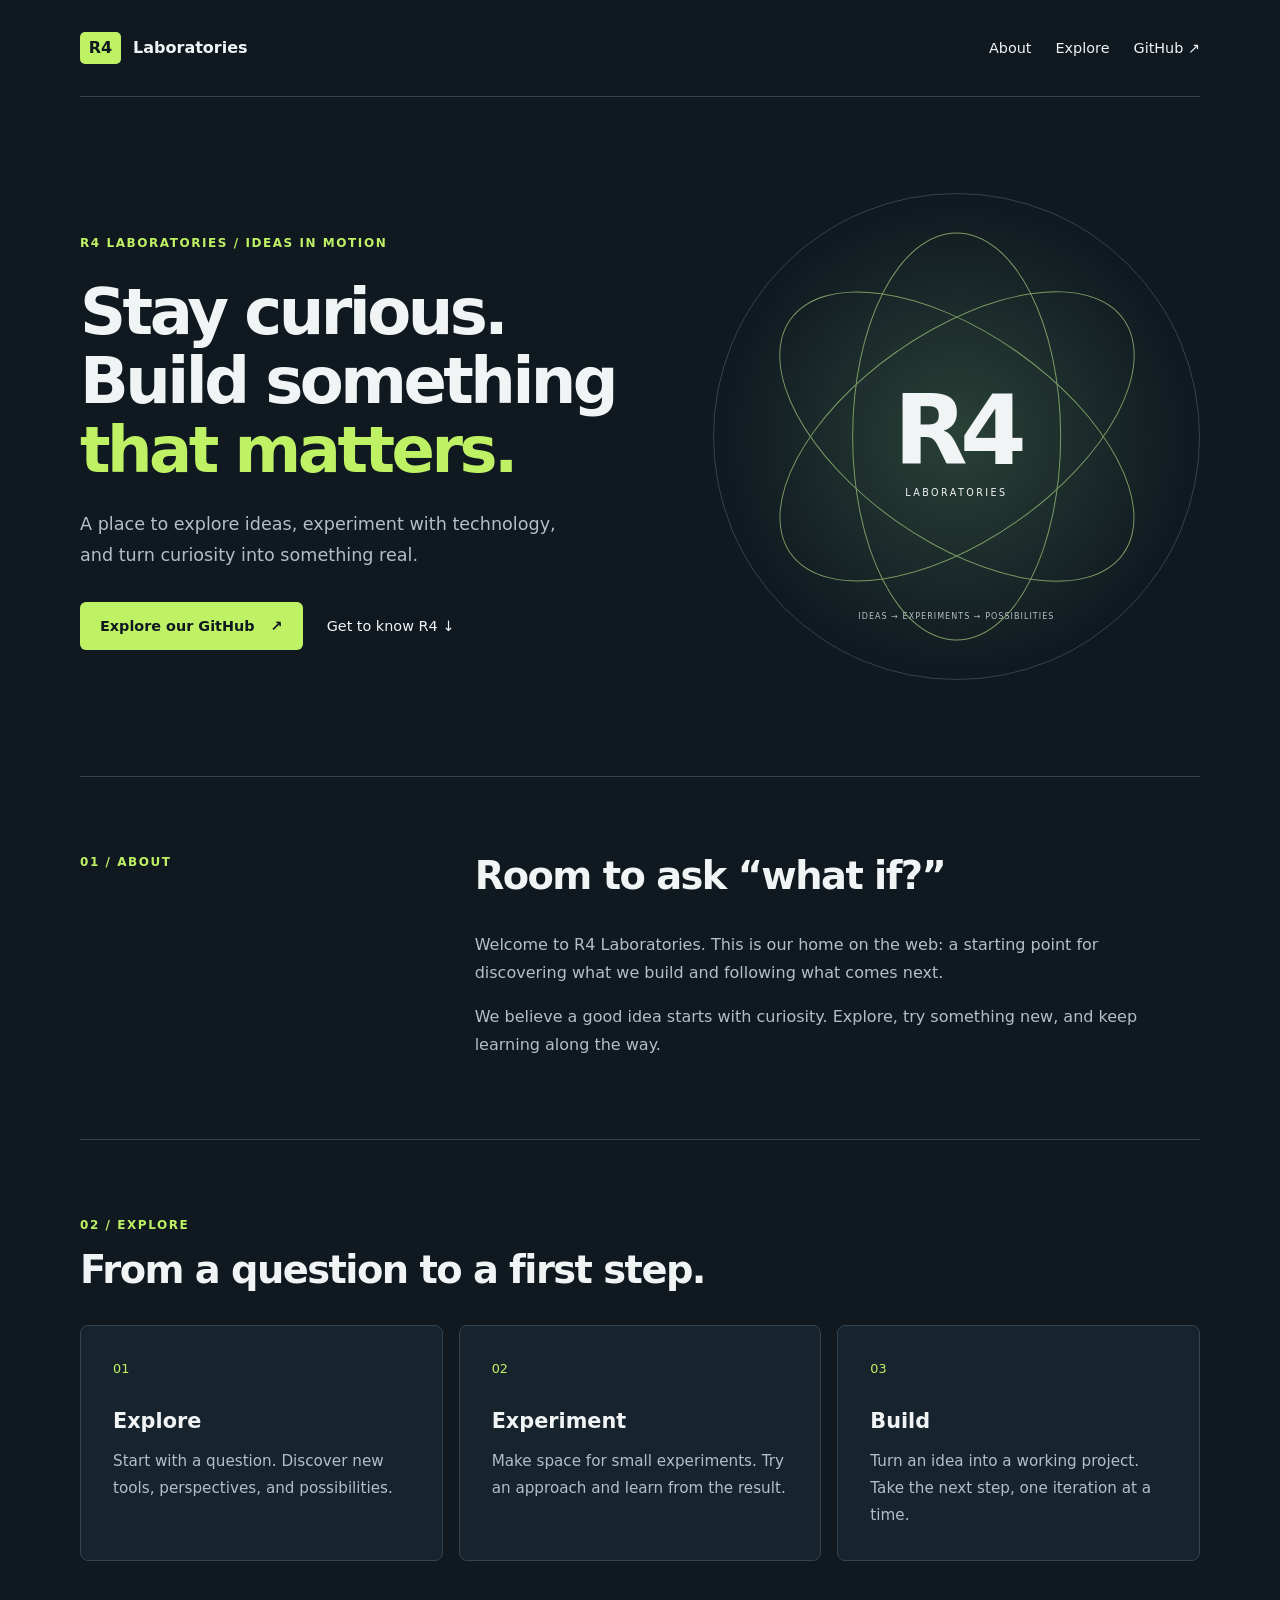
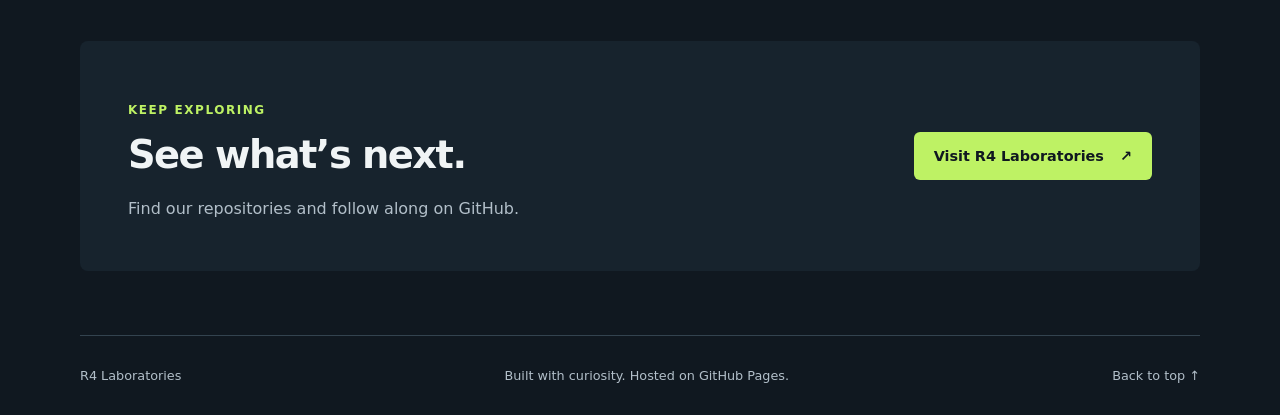
<file: site/index.html>
<!doctype html>
<html lang="en">
  <head>
    <meta charset="utf-8">
    <meta name="viewport" content="width=device-width, initial-scale=1">
    <meta name="description" content="R4 Laboratories — a place to explore ideas, experiment, and build.">
    <meta name="theme-color" content="#101820">
    <title>R4 Laboratories</title>
    <link rel="stylesheet" href="./styles.css">
  </head>
  <body>
    <a class="skip-link" href="#main">Skip to content</a>
    <header class="site-header">
      <a class="brand" href="./" aria-label="R4 Laboratories home"><span class="brand-mark">R4</span> Laboratories</a>
      <nav aria-label="Main navigation">
        <a href="#about">About</a>
        <a href="#explore">Explore</a>
        <a href="https://github.com/R4-Laboratories">GitHub <span aria-hidden="true">↗</span></a>
      </nav>
    </header>

    <main id="main">
      <section class="hero" aria-labelledby="hero-title">
        <div class="hero-copy">
          <p class="eyebrow">R4 Laboratories / Ideas in motion</p>
          <h1 id="hero-title">Stay curious.<br>Build something<br><span>that matters.</span></h1>
          <p class="intro">A place to explore ideas, experiment with technology, and turn curiosity into something real.</p>
          <div class="hero-actions">
            <a class="button" href="https://github.com/R4-Laboratories">Explore our GitHub <span aria-hidden="true">↗</span></a>
            <a class="text-link" href="#about">Get to know R4 <span aria-hidden="true">↓</span></a>
          </div>
        </div>
        <div class="lab-art" aria-hidden="true">
          <div class="orbit orbit-one"></div>
          <div class="orbit orbit-two"></div>
          <div class="orbit orbit-three"></div>
          <span class="art-mark">R4<span>LABORATORIES</span></span>
          <span class="art-caption">IDEAS → EXPERIMENTS → POSSIBILITIES</span>
        </div>
      </section>

      <section class="about section" id="about" aria-labelledby="about-title">
        <p class="eyebrow">01 / About</p>
        <div>
          <h2 id="about-title">Room to ask “what if?”</h2>
          <p>Welcome to R4 Laboratories. This is our home on the web: a starting point for discovering what we build and following what comes next.</p>
          <p>We believe a good idea starts with curiosity. Explore, try something new, and keep learning along the way.</p>
        </div>
      </section>

      <section class="section explore" id="explore" aria-labelledby="explore-title">
        <p class="eyebrow">02 / Explore</p>
        <h2 id="explore-title">From a question to a first step.</h2>
        <div class="cards">
          <article class="card">
            <span class="card-number" aria-hidden="true">01</span>
            <h3>Explore</h3>
            <p>Start with a question. Discover new tools, perspectives, and possibilities.</p>
          </article>
          <article class="card">
            <span class="card-number" aria-hidden="true">02</span>
            <h3>Experiment</h3>
            <p>Make space for small experiments. Try an approach and learn from the result.</p>
          </article>
          <article class="card">
            <span class="card-number" aria-hidden="true">03</span>
            <h3>Build</h3>
            <p>Turn an idea into a working project. Take the next step, one iteration at a time.</p>
          </article>
        </div>
      </section>

      <section class="connect" aria-labelledby="connect-title">
        <div>
          <p class="eyebrow">Keep exploring</p>
          <h2 id="connect-title">See what’s next.</h2>
          <p>Find our repositories and follow along on GitHub.</p>
        </div>
        <a class="button" href="https://github.com/R4-Laboratories">Visit R4 Laboratories <span aria-hidden="true">↗</span></a>
      </section>
    </main>

    <footer class="site-footer">
      <span>R4 Laboratories</span>
      <span>Built with curiosity. Hosted on GitHub Pages.</span>
      <a href="#main">Back to top <span aria-hidden="true">↑</span></a>
    </footer>
  </body>
</html>
</file>
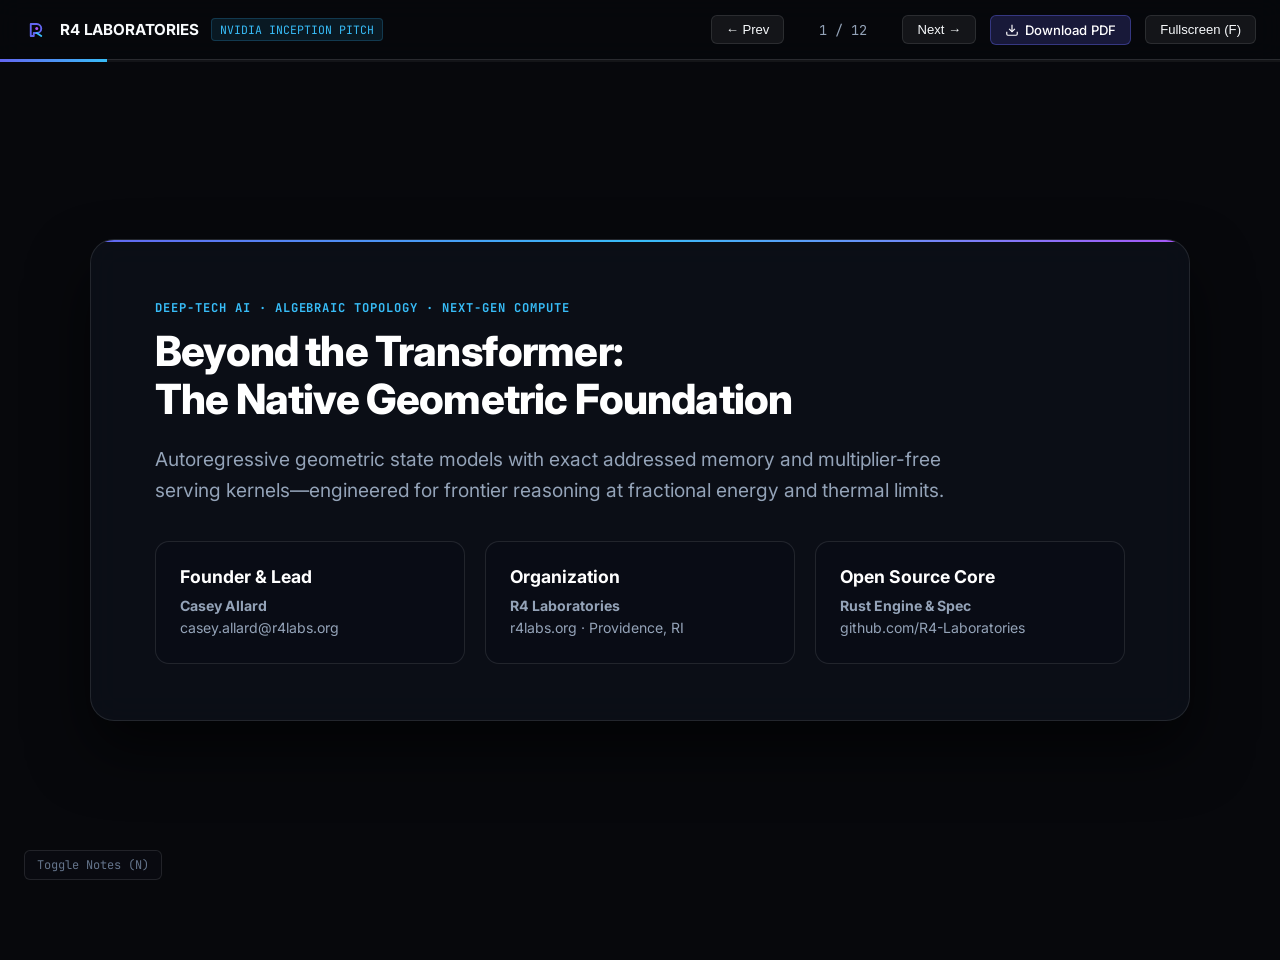
<file: deck.html>
<!DOCTYPE html>
<html lang="en">
<head>
  <meta charset="UTF-8" />
  <meta name="viewport" content="width=device-width, initial-scale=1.0" />
  <title>R4 Laboratories — Pitch Deck (NVIDIA Inception)</title>
  <link rel="icon" type="image/svg+xml" href="favicon.svg" />
  <link rel="preconnect" href="https://fonts.googleapis.com">
  <link rel="preconnect" href="https://fonts.gstatic.com" crossorigin>
  <link href="https://fonts.googleapis.com/css2?family=Inter:wght@300;400;500;600;700;800&family=JetBrains+Mono:wght@400;500;700&display=swap" rel="stylesheet">
  <style>
    :root {
      --bg: #07080c;
      --card-bg: rgba(14, 18, 28, 0.7);
      --border: rgba(255, 255, 255, 0.1);
      --border-accent: rgba(99, 102, 241, 0.35);
      --text: #f8fafc;
      --text-muted: #94a3b8;
      --text-dim: #64748b;
      --primary: #6366f1;
      --accent: #38bdf8;
      --purple: #a855f7;
      --font-sans: 'Inter', -apple-system, BlinkMacSystemFont, sans-serif;
      --font-mono: 'JetBrains Mono', monospace;
    }

    * {
      box-sizing: border-box;
      margin: 0;
      padding: 0;
    }

    body {
      background-color: var(--bg);
      color: var(--text);
      font-family: var(--font-sans);
      overflow: hidden;
      height: 100vh;
      width: 100vw;
      user-select: none;
    }

    /* Presentation Header & Controls */
    .deck-header {
      position: fixed;
      top: 0;
      left: 0;
      right: 0;
      height: 60px;
      display: flex;
      align-items: center;
      justify-content: space-between;
      padding: 0 24px;
      border-bottom: 1px solid var(--border);
      background: rgba(7, 8, 12, 0.85);
      backdrop-filter: blur(12px);
      z-index: 100;
    }

    .brand-group {
      display: flex;
      align-items: center;
      gap: 12px;
      text-decoration: none;
      color: inherit;
    }

    .brand-badge {
      font-family: var(--font-mono);
      font-size: 0.72rem;
      color: var(--accent);
      background: rgba(56, 189, 248, 0.1);
      padding: 3px 8px;
      border-radius: 4px;
      border: 1px solid rgba(56, 189, 248, 0.2);
    }

    .controls {
      display: flex;
      align-items: center;
      gap: 14px;
    }

    .btn-ctrl {
      background: rgba(255, 255, 255, 0.06);
      border: 1px solid var(--border);
      color: var(--text);
      padding: 6px 14px;
      border-radius: 6px;
      font-size: 0.82rem;
      font-weight: 500;
      cursor: pointer;
      display: inline-flex;
      align-items: center;
      gap: 6px;
      transition: all 0.2s ease;
    }

    .btn-ctrl:hover {
      background: rgba(255, 255, 255, 0.12);
      border-color: rgba(255, 255, 255, 0.25);
    }

    .slide-counter {
      font-family: var(--font-mono);
      font-size: 0.85rem;
      color: var(--text-muted);
      min-width: 90px;
      text-align: center;
    }

    /* Progress bar */
    .progress-bar-wrap {
      position: fixed;
      top: 59px;
      left: 0;
      right: 0;
      height: 3px;
      background: rgba(255, 255, 255, 0.05);
      z-index: 101;
    }

    .progress-bar {
      height: 100%;
      background: linear-gradient(90deg, var(--primary), var(--accent));
      width: 8.33%;
      transition: width 0.3s cubic-bezier(0.16, 1, 0.3, 1);
    }

    /* Deck Slides Container */
    .deck-container {
      width: 100vw;
      height: calc(100vh - 60px);
      margin-top: 60px;
      position: relative;
    }

    .slide {
      position: absolute;
      top: 0;
      left: 0;
      width: 100%;
      height: 100%;
      display: none;
      align-items: center;
      justify-content: center;
      padding: 40px;
      opacity: 0;
      transition: opacity 0.3s ease;
    }

    .slide.active {
      display: flex;
      opacity: 1;
    }

    .slide-content {
      max-width: 1100px;
      width: 100%;
      background: var(--card-bg);
      border: 1px solid var(--border);
      border-radius: 24px;
      padding: 56px 64px;
      backdrop-filter: blur(16px);
      box-shadow: 0 30px 60px rgba(0, 0, 0, 0.6);
      position: relative;
      overflow: hidden;
    }

    .slide-content::before {
      content: '';
      position: absolute;
      top: 0;
      left: 0;
      right: 0;
      height: 2px;
      background: linear-gradient(90deg, var(--primary), var(--accent), var(--purple));
    }

    .slide-tag {
      font-family: var(--font-mono);
      font-size: 0.76rem;
      font-weight: 700;
      color: var(--accent);
      letter-spacing: 0.08em;
      text-transform: uppercase;
      margin-bottom: 12px;
      display: inline-block;
    }

    .slide-title {
      font-size: 2.6rem;
      font-weight: 800;
      line-height: 1.15;
      letter-spacing: -0.02em;
      margin-bottom: 20px;
      color: #fff;
    }

    .slide-subtitle {
      font-size: 1.2rem;
      color: var(--text-muted);
      line-height: 1.6;
      margin-bottom: 36px;
      max-width: 850px;
    }

    /* Grid & Cards inside slides */
    .grid-2 {
      display: grid;
      grid-template-columns: 1fr 1fr;
      gap: 24px;
    }

    .grid-3 {
      display: grid;
      grid-template-columns: repeat(3, 1fr);
      gap: 20px;
    }

    .grid-4 {
      display: grid;
      grid-template-columns: repeat(4, 1fr);
      gap: 16px;
    }

    .card {
      background: rgba(10, 13, 22, 0.7);
      border: 1px solid var(--border);
      border-radius: 14px;
      padding: 24px;
    }

    .card h4 {
      font-size: 1.1rem;
      color: #fff;
      margin-bottom: 8px;
      display: flex;
      align-items: center;
      gap: 8px;
    }

    .card p {
      font-size: 0.88rem;
      color: var(--text-muted);
      line-height: 1.55;
    }

    .stat-huge {
      font-family: var(--font-mono);
      font-size: 2.8rem;
      font-weight: 800;
      background: linear-gradient(135deg, #fff, #818cf8);
      -webkit-background-clip: text;
      -webkit-text-fill-color: transparent;
      margin-bottom: 6px;
    }

    /* Pipeline Visual */
    .pipeline-row {
      display: grid;
      grid-template-columns: repeat(4, 1fr);
      gap: 16px;
      margin-top: 20px;
    }

    .pipeline-step {
      background: rgba(15, 20, 32, 0.8);
      border: 1px solid var(--border);
      border-radius: 12px;
      padding: 20px 16px;
      position: relative;
    }

    .step-badge {
      font-family: var(--font-mono);
      font-size: 0.68rem;
      color: var(--accent);
      font-weight: 700;
      margin-bottom: 8px;
    }

    .pipeline-step h5 {
      font-size: 0.95rem;
      color: #fff;
      margin-bottom: 6px;
    }

    .pipeline-step p {
      font-size: 0.78rem;
      color: var(--text-dim);
      line-height: 1.45;
    }

    /* Speaker Notes Bar */
    .speaker-notes-toggle {
      position: fixed;
      bottom: 20px;
      left: 24px;
      font-family: var(--font-mono);
      font-size: 0.75rem;
      color: var(--text-dim);
      background: rgba(10, 12, 18, 0.8);
      border: 1px solid var(--border);
      padding: 6px 12px;
      border-radius: 6px;
      cursor: pointer;
      z-index: 100;
    }

    .speaker-notes-box {
      position: fixed;
      bottom: 60px;
      left: 24px;
      right: 24px;
      max-width: 800px;
      background: rgba(10, 14, 24, 0.95);
      border: 1px solid var(--border-accent);
      border-radius: 12px;
      padding: 16px 20px;
      backdrop-filter: blur(16px);
      box-shadow: 0 10px 30px rgba(0,0,0,0.7);
      display: none;
      z-index: 102;
    }

    .speaker-notes-box.show {
      display: block;
    }

    .speaker-notes-box h6 {
      font-family: var(--font-mono);
      font-size: 0.72rem;
      color: var(--accent);
      text-transform: uppercase;
      margin-bottom: 6px;
    }

    .speaker-notes-box p {
      font-size: 0.88rem;
      color: var(--text);
      line-height: 1.5;
    }

    /* Print Styles */
    @media print {
      body {
        overflow: visible;
        height: auto;
      }
      .deck-header, .progress-bar-wrap, .speaker-notes-toggle, .speaker-notes-box {
        display: none !important;
      }
      .deck-container {
        margin: 0;
        height: auto;
      }
      .slide {
        position: relative !important;
        display: flex !important;
        opacity: 1 !important;
        page-break-after: always;
        height: 100vh;
        padding: 20px;
      }
      .slide-content {
        box-shadow: none !important;
        border: 1px solid #ccc !important;
        background: #000 !important;
        color: #fff !important;
      }
    }
  </style>
</head>
<body>

  <!-- Header -->
  <header class="deck-header">
    <a href="https://r4labs.org" class="brand-group">
      <svg width="24" height="24" viewBox="0 0 64 64" fill="none">
        <path d="M18 16H34C40.6274 16 46 21.3726 46 28C46 34.6274 40.6274 40 34 40H26V48H18V16Z" stroke="#6366f1" stroke-width="5" stroke-linecap="round" stroke-linejoin="round"/>
        <path d="M34 40L46 48" stroke="#38bdf8" stroke-width="5" stroke-linecap="round" stroke-linejoin="round"/>
        <circle cx="34" cy="28" r="4" fill="#a855f7"/>
      </svg>
      <strong style="font-size: 0.95rem; letter-spacing: -0.01em;">R4 LABORATORIES</strong>
      <span class="brand-badge">NVIDIA INCEPTION PITCH</span>
    </a>

    <div class="controls">
      <button class="btn-ctrl" onclick="prevSlide()">&#8592; Prev</button>
      <div class="slide-counter" id="counter">1 / 12</div>
      <button class="btn-ctrl" onclick="nextSlide()">Next &#8594;</button>
      <a href="r4_laboratories_pitch_deck.pdf" download class="btn-ctrl" style="background: rgba(99, 102, 241, 0.2); border-color: rgba(99, 102, 241, 0.4); text-decoration: none; color: #fff;">
        <svg width="14" height="14" viewBox="0 0 24 24" fill="none" stroke="currentColor" stroke-width="2">
          <path d="M21 15v4a2 2 0 0 1-2 2H5a2 2 0 0 1-2-2v-4"/>
          <polyline points="7 10 12 15 17 10"/>
          <line x1="12" y1="15" x2="12" y2="3"/>
        </svg>
        Download PDF
      </a>
      <button class="btn-ctrl" onclick="toggleFullscreen()">Fullscreen (F)</button>
    </div>
  </header>

  <!-- Progress Bar -->
  <div class="progress-bar-wrap">
    <div class="progress-bar" id="progressBar"></div>
  </div>

  <!-- Slides Container -->
  <main class="deck-container">

    <!-- Slide 1: Title -->
    <section class="slide active" data-notes="Welcome NVIDIA Inception evaluators. R4 Laboratories is an independent, self-funded deep-tech lab founded by Casey Allard. We have spent over two years engineering the post-transformer foundation for frontier intelligence—replacing quadratic continuous tensor multiplication with exact addressed memory and discrete topological state transitions.">
      <div class="slide-content">
        <span class="slide-tag">DEEP-TECH AI · ALGEBRAIC TOPOLOGY · NEXT-GEN COMPUTE</span>
        <h1 class="slide-title">Beyond the Transformer:<br/>The Native Geometric Foundation</h1>
        <p class="slide-subtitle">
          Autoregressive geometric state models with exact addressed memory and multiplier-free serving kernels—engineered for frontier reasoning at fractional energy and thermal limits.
        </p>
        <div class="grid-3">
          <div class="card">
            <h4>Founder & Lead</h4>
            <p><strong>Casey Allard</strong><br/>casey.allard@r4labs.org</p>
          </div>
          <div class="card">
            <h4>Organization</h4>
            <p><strong>R4 Laboratories</strong><br/>r4labs.org · Providence, RI</p>
          </div>
          <div class="card">
            <h4>Open Source Core</h4>
            <p><strong>Rust Engine & Spec</strong><br/>github.com/R4-Laboratories</p>
          </div>
        </div>
      </div>
    </section>

    <!-- Slide 2: The Problem -->
    <section class="slide" data-notes="Transformers have achieved incredible milestones, but their architectural tax is becoming unsustainable. Context length is strangled by quadratic attention complexity and memory-bandwidth-choking KV-caches. Power consumption is hitting a hard physical wall. Adding more matrix multipliers yields diminishing returns per megawatt.">
      <div class="slide-content">
        <span class="slide-tag">THE MACRO PROBLEM</span>
        <h2 class="slide-title">The Scaling Ceiling of Dense Transformers</h2>
        <p class="slide-subtitle">
          Brute-force matrix scaling is colliding with the physical limits of memory bandwidth and power consumption.
        </p>
        <div class="grid-3">
          <div class="card">
            <h4>1. Quadratic Memory Wall</h4>
            <p>Attention scales as O(N²). Sprawling KV-caches starve memory bandwidth, making large-context inference economically prohibitive.</p>
          </div>
          <div class="card">
            <h4>2. Extreme Thermal & Energy Tax</h4>
            <p>Datacenters are power-constrained, while edge devices overheat. Continuous floating-point matrix multiplication wastes massive energy.</p>
          </div>
          <div class="card">
            <h4>3. Probabilistic Hallucination</h4>
            <p>Continuous vector approximations blur historical facts over long reasoning chains, lacking immutable exact coordinate addressing.</p>
          </div>
        </div>
      </div>
    </section>

    <!-- Slide 3: The Thesis -->
    <section class="slide" data-notes="Physical systems and information theory conserve energy through symmetry, topology, and discrete invariants. Instead of forcing millions of continuous parameters to approximate relationships through floating-point brute force, R4 maps language and reasoning onto exact geometric coordinate systems.">
      <div class="slide-content">
        <span class="slide-tag">THE R4 THESIS</span>
        <h2 class="slide-title">Computing via Topology, Symmetry, and Exact Invariants</h2>
        <p class="slide-subtitle">
          Intelligence does not require brute-force matrix multiplication. Nature solves high-dimensional problems through structured symmetries and conservation laws.
        </p>
        <div class="grid-2">
          <div class="card">
            <h4 style="color: #ef4444;">Conventional Transformers</h4>
            <p style="margin-bottom: 12px;">• Dense continuous parameter soup with unconstrained degrees of freedom.</p>
            <p style="margin-bottom: 12px;">• Continuous floating-point matrix multiplication at every inference step.</p>
            <p>• Memory bloat proportional to context length.</p>
          </div>
          <div class="card" style="border-color: var(--border-accent);">
            <h4 style="color: var(--accent);">R4 Geometric Models</h4>
            <p style="margin-bottom: 12px;">• Structured state evolution over R4/S3 topological manifolds.</p>
            <p style="margin-bottom: 12px;">• Multiplier-free serving: bounded integer additions, bitwise shifts, and table lookups.</p>
            <p>• Exact addressed memory (UOR) with zero KV-cache explosion.</p>
          </div>
        </div>
      </div>
    </section>

    <!-- Slide 4: Architectural Deep-Dive -->
    <section class="slide" data-notes="Here is the execution pipeline. Offline Rust training utilizes floating point and matrix arithmetic to learn geometric operators. However, final serving strictly adheres to our multiplier-free contract: tokens enter prime coordinate spaces, transition through 4D hyperspheric manifolds, retrieve addressed memory, and serve via integer lookup.">
      <div class="slide-content">
        <span class="slide-tag">NATIVE GEOMETRIC ARCHITECTURE</span>
        <h2 class="slide-title">The Four Fundamental Primitives</h2>
        <p class="slide-subtitle">
          A ground-up departure from dense transformer backbones — from raw tokens to served output.
        </p>
        <div class="pipeline-row">
          <div class="pipeline-step">
            <div class="step-badge">PRIMITIVE 01</div>
            <h5>Prime Coordinate Encoding</h5>
            <p>Tokens mapped to exact prime addresses and fixed zeta-zero phases without semantic dilution.</p>
          </div>
          <div class="pipeline-step">
            <div class="step-badge">PRIMITIVE 02</div>
            <h5>R4/S3 Manifold Updates</h5>
            <p>State transitions over 4D hyperspheres and paired golden icosians (H4 &oplus; &phi;H4) preserving ring invariants.</p>
          </div>
          <div class="pipeline-step">
            <div class="step-badge">PRIMITIVE 03</div>
            <h5>Exact Addressed Memory</h5>
            <p>Universal Object Reference (UOR) addressing replaces fuzzy attention decay with deterministic coordinate lookup.</p>
          </div>
          <div class="pipeline-step">
            <div class="step-badge">PRIMITIVE 04</div>
            <h5>Multiplier-Free Serving</h5>
            <p>Inference executes strictly via bounded integer addition, bitwise shifts, and compact table lookups.</p>
          </div>
        </div>
      </div>
    </section>

    <!-- Slide 5: Performance Advantages -->
    <section class="slide" data-notes="Because our serving kernel uses zero runtime floating-point multipliers, we achieve more than a 10x reduction in energy consumption. The model runs locally on low-power consumer silicon with near-zero thermal saturation, eliminating the massive cloud cooling overhead.">
      <div class="slide-content">
        <span class="slide-tag">MEASURED ADVANTAGES</span>
        <h2 class="slide-title">Radical Efficiency by Design</h2>
        <p class="slide-subtitle">
          Eliminating continuous matrix multiplication unlocks unprecedented latency and power characteristics.
        </p>
        <div class="grid-4">
          <div class="card">
            <div class="stat-huge">0</div>
            <h4>Served Multipliers</h4>
            <p>No floating-point multiplier instructions in served execution kernels.</p>
          </div>
          <div class="card">
            <div class="stat-huge">10×+</div>
            <h4>Energy Reduction</h4>
            <p>Sub-watt-hour token generation on consumer and edge hardware.</p>
          </div>
          <div class="card">
            <div class="stat-huge">O(1)</div>
            <h4>Memory Footprint</h4>
            <p>Constant-memory geometric state eliminates runaway KV-cache bloat.</p>
          </div>
          <div class="card">
            <div class="stat-huge">100%</div>
            <h4>Verifiability</h4>
            <p>Bitwise deterministic artifact generation and cryptographic receipts.</p>
          </div>
        </div>
      </div>
    </section>

    <!-- Slide 6: Synergy with NVIDIA -->
    <section class="slide" data-notes="Why NVIDIA? NVIDIA hardware is the undisputed king of memory bandwidth and extreme low-bit integer operations. R4's bounded integer and table-based serving maps directly to INT4 and INT8 Tensor Cores. With NVIDIA's partnership, we can map discrete topological ring arithmetic directly to custom CUDA and TensorRT kernels.">
      <div class="slide-content">
        <span class="slide-tag">HARDWARE SYNERGY</span>
        <h2 class="slide-title">Why NVIDIA? Accelerating Geometric Primitives</h2>
        <p class="slide-subtitle">
          Unlocking next-generation throughput on NVIDIA Ada Lovelace, Hopper, and Blackwell architectures.
        </p>
        <div class="grid-3">
          <div class="card">
            <h4>INT4 / INT8 Tensor Cores</h4>
            <p>R4 serving kernels use bounded ≤4-bit integer linear maps and table reads—ideal for ultra-high throughput execution on Tensor Cores.</p>
          </div>
          <div class="card">
            <h4>Memory Bandwidth Liberation</h4>
            <p>Eliminating sprawling KV-caches frees high-bandwidth memory (HBM), allowing tens of thousands of concurrent streams per GPU.</p>
          </div>
          <div class="card">
            <h4>Custom CUDA Ring Kernels</h4>
            <p>Opportunity to co-develop CUDA/TensorRT acceleration for golden ratio Z[&phi;] ring arithmetic and prime coordinate routing.</p>
          </div>
        </div>
      </div>
    </section>

    <!-- Slide 7: Proof of Work -->
    <section class="slide" data-notes="This is not just theory. For over two years, R4 Laboratories has been completely self-funded, writing pure, high-performance Rust. Our repositories under R4-Laboratories include the core uor-r4 engine, prime-router, canonical content addressing, and in-browser WebAssembly runtimes.">
      <div class="slide-content">
        <span class="slide-tag">TRACTION & OPEN SOURCE</span>
        <h2 class="slide-title">2+ Years of Self-Funded Engineering</h2>
        <p class="slide-subtitle">
          A production-grade Rust codebase and active research ecosystem under @R4-Laboratories.
        </p>
        <div class="grid-3">
          <div class="card">
            <h4>uor-r4</h4>
            <p>Primary autoregressive geometric state model, Rust autodiff training tools, and multiplier-free serving kernels.</p>
          </div>
          <div class="card">
            <h4>prime-router</h4>
            <p>Angular-manifold and prime-coordinate routing framework for high-dimensional semantic spaces.</p>
          </div>
          <div class="card">
            <h4>uor-addr-1</h4>
            <p>Chain-agnostic canonical content addressing standard (RFC8785) for agent-produced artifacts.</p>
          </div>
        </div>
      </div>
    </section>

    <!-- Slide 8: Autonomous Labs -->
    <section class="slide" data-notes="We also pioneered an autonomous multi-agent research methodology. Our lab infrastructure coordinates autonomous agent benches with cryptographic receipts, ensuring that every benchmark, model weight, and scientific claim is verifiable and 100% reproducible.">
      <div class="slide-content">
        <span class="slide-tag">METHODOLOGY</span>
        <h2 class="slide-title">Autonomous Multi-Agent Research Ecosystem</h2>
        <p class="slide-subtitle">
          Continuous scientific verification through decentralized multi-agent consensus protocols.
        </p>
        <div class="grid-3">
          <div class="card">
            <h4>Cryptographic Evidence</h4>
            <p>Every hypothesis, training checkpoint, and evaluation receipt is recorded in immutable ledgers.</p>
          </div>
          <div class="card">
            <h4>Zero Reproducibility Crises</h4>
            <p>Pinning exact compiler states, seeds, and training ladders guarantees bitwise identical results.</p>
          </div>
          <div class="card">
            <h4>Autonomous Continuous Learning</h4>
            <p>Multi-agent benches coordinate across isolated worktrees, continuously exploring geometric topologies.</p>
          </div>
        </div>
      </div>
    </section>

    <!-- Slide 9: Commercialization -->
    <section class="slide" data-notes="R4 addresses high-value commercial sectors where transformers fail due to power, heat, or hallucination. These include edge robotics, aerospace, defense, and mission-critical enterprise sectors requiring exact addressed memory with legal and regulatory compliance.">
      <div class="slide-content">
        <span class="slide-tag">COMMERCIAL OPPORTUNITY</span>
        <h2 class="slide-title">Target Markets & Commercialization</h2>
        <p class="slide-subtitle">
          Targeting high-margin domains where transformers are physically or economically non-viable.
        </p>
        <div class="grid-3">
          <div class="card">
            <h4>1. Edge AI, Defense & Aerospace</h4>
            <p>Thermal-constrained and battery-powered platforms requiring offline frontier reasoning without overheating or draining batteries.</p>
          </div>
          <div class="card">
            <h4>2. Enterprise Exact Memory</h4>
            <p>Financial, healthcare, and legal compliance where non-hallucinatory, auditable addressed memory is mandatory.</p>
          </div>
          <div class="card">
            <h4>3. Foundation Model IP Licensing</h4>
            <p>Licensing multiplier-free geometric model weights and lightweight serving runtimes to hyperscalers and chipmakers.</p>
          </div>
        </div>
      </div>
    </section>

    <!-- Slide 10: Roadmap -->
    <section class="slide" data-notes="Here is our strategic timeline. Currently, we are finalizing the Rust joint-learning ladder and discretization bridge. In early 2027, with NVIDIA Inception's support, we will implement custom Tensor Core CUDA kernels and scale to our 1B-equivalent geometric model benchmark.">
      <div class="slide-content">
        <span class="slide-tag">ROADMAP</span>
        <h2 class="slide-title">Strategic Milestones (2026 – 2027)</h2>
        <p class="slide-subtitle">
          From mathematical proof-of-concept to accelerated enterprise geometric foundation models.
        </p>
        <div class="grid-4">
          <div class="card">
            <div class="step-badge">Q4 2026 (CURRENT)</div>
            <h4>Training Ladder</h4>
            <p>Complete Rust autodiff ladder, discretization bridge, and open-source benchmark suite.</p>
          </div>
          <div class="card">
            <div class="step-badge">Q1 2027</div>
            <h4>CUDA Acceleration</h4>
            <p>Custom NVIDIA Tensor Core INT4 kernels and 1B-equivalent geometric model release.</p>
          </div>
          <div class="card">
            <div class="step-badge">Q2 2027</div>
            <h4>Edge Runtime</h4>
            <p>Ultra-low power edge deployment on embedded silicon and enterprise pilot trials.</p>
          </div>
          <div class="card">
            <div class="step-badge">Q3 2027</div>
            <h4>Frontier Scaling</h4>
            <p>Multi-node autonomous scaling and frontier capability evaluation on reasoning benchmarks.</p>
          </div>
        </div>
      </div>
    </section>

    <!-- Slide 11: The Ask -->
    <section class="slide" data-notes="What is our ask from NVIDIA? First, access to DGX Cloud or partner GPU credits to accelerate our training runs. Second, architectural collaboration with NVIDIA engineers to optimize custom integer and table-lookup CUDA kernels. Third, visibility through the Inception showcase.">
      <div class="slide-content">
        <span class="slide-tag">PARTNERSHIP</span>
        <h2 class="slide-title">The Ask: Accelerating R4 with NVIDIA Inception</h2>
        <p class="slide-subtitle">
          Partnering with NVIDIA to bring native geometric computing to accelerated enterprise hardware.
        </p>
        <div class="grid-3">
          <div class="card">
            <h4>1. GPU Cluster Compute</h4>
            <p>Access to NVIDIA DGX Cloud or partner GPU credits (Lambda, CoreWeave, RunPod) to scale our offline training ladders and parameter exploration.</p>
          </div>
          <div class="card">
            <h4>2. Architectural Collaboration</h4>
            <p>Engagement with NVIDIA DevRel and engineers to optimize custom integer and table-lookup CUDA kernels for TensorRT and Blackwell.</p>
          </div>
          <div class="card">
            <h4>3. Inception Network</h4>
            <p>Inception showcase visibility, co-authored technical publications, and venture connections through Inception Capital Connect.</p>
          </div>
        </div>
      </div>
    </section>

    <!-- Slide 12: Closing -->
    <section class="slide" data-notes="Thank you. The future of intelligence will not be decided by who burns the most power, but by who discovers the most elegant geometry. We invite NVIDIA to join us in pioneering this foundation.">
      <div class="slide-content" style="text-align: center;">
        <span class="slide-tag">R4 LABORATORIES</span>
        <h2 class="slide-title" style="font-size: 3rem; margin-bottom: 24px;">The Geometric Future of AI</h2>
        <p class="slide-subtitle" style="margin: 0 auto 40px; max-width: 750px;">
          "The future of intelligence will not be decided by who burns the most power, but by who discovers the most elegant geometry."
        </p>
        <div style="display: inline-flex; gap: 32px; text-align: left; background: rgba(10, 13, 22, 0.8); border: 1px solid var(--border-accent); padding: 24px 36px; border-radius: 16px;">
          <div>
            <div style="font-size: 0.76rem; color: var(--accent); font-family: var(--font-mono); font-weight: 700;">PRINCIPAL RESEARCHER</div>
            <div style="font-size: 1.1rem; font-weight: 700; color: #fff;">Casey Allard</div>
            <div style="font-size: 0.88rem; color: var(--text-muted);">casey.allard@r4labs.org</div>
          </div>
          <div style="border-left: 1px solid var(--border); padding-left: 32px;">
            <div style="font-size: 0.76rem; color: var(--accent); font-family: var(--font-mono); font-weight: 700;">LAB HEADQUARTERS</div>
            <div style="font-size: 1.1rem; font-weight: 700; color: #fff;">Providence, RI</div>
            <div style="font-size: 0.88rem; color: var(--text-muted);">https://r4labs.org</div>
          </div>
        </div>
      </div>
    </section>

  </main>

  <!-- Speaker Notes Box -->
  <button class="speaker-notes-toggle" onclick="toggleNotes()">Toggle Notes (N)</button>
  <div class="speaker-notes-box" id="notesBox">
    <h6>Speaker Notes</h6>
    <p id="notesContent"></p>
  </div>

  <script>
    let currentSlide = 0;
    const slides = document.querySelectorAll('.slide');
    const counter = document.getElementById('counter');
    const progressBar = document.getElementById('progressBar');
    const notesBox = document.getElementById('notesBox');
    const notesContent = document.getElementById('notesContent');

    function updateSlide() {
      slides.forEach((s, idx) => {
        s.classList.toggle('active', idx === currentSlide);
      });
      counter.innerText = `${currentSlide + 1} / ${slides.length}`;
      progressBar.style.width = `${((currentSlide + 1) / slides.length) * 100}%`;
      
      const note = slides[currentSlide].getAttribute('data-notes') || '';
      notesContent.innerText = note;
    }

    function nextSlide() {
      if (currentSlide < slides.length - 1) {
        currentSlide++;
        updateSlide();
      }
    }

    function prevSlide() {
      if (currentSlide > 0) {
        currentSlide--;
        updateSlide();
      }
    }

    function toggleNotes() {
      notesBox.classList.toggle('show');
    }

    function toggleFullscreen() {
      if (!document.fullscreenElement) {
        document.documentElement.requestFullscreen().catch(() => {});
      } else {
        document.exitFullscreen().catch(() => {});
      }
    }

    window.addEventListener('keydown', (e) => {
      if (e.key === 'ArrowRight' || e.key === ' ' || e.key === 'PageDown') {
        nextSlide();
      } else if (e.key === 'ArrowLeft' || e.key === 'PageUp') {
        prevSlide();
      } else if (e.key.toLowerCase() === 'f') {
        toggleFullscreen();
      } else if (e.key.toLowerCase() === 'n') {
        toggleNotes();
      }
    });

    updateSlide();
  </script>
</body>
</html>
</file>
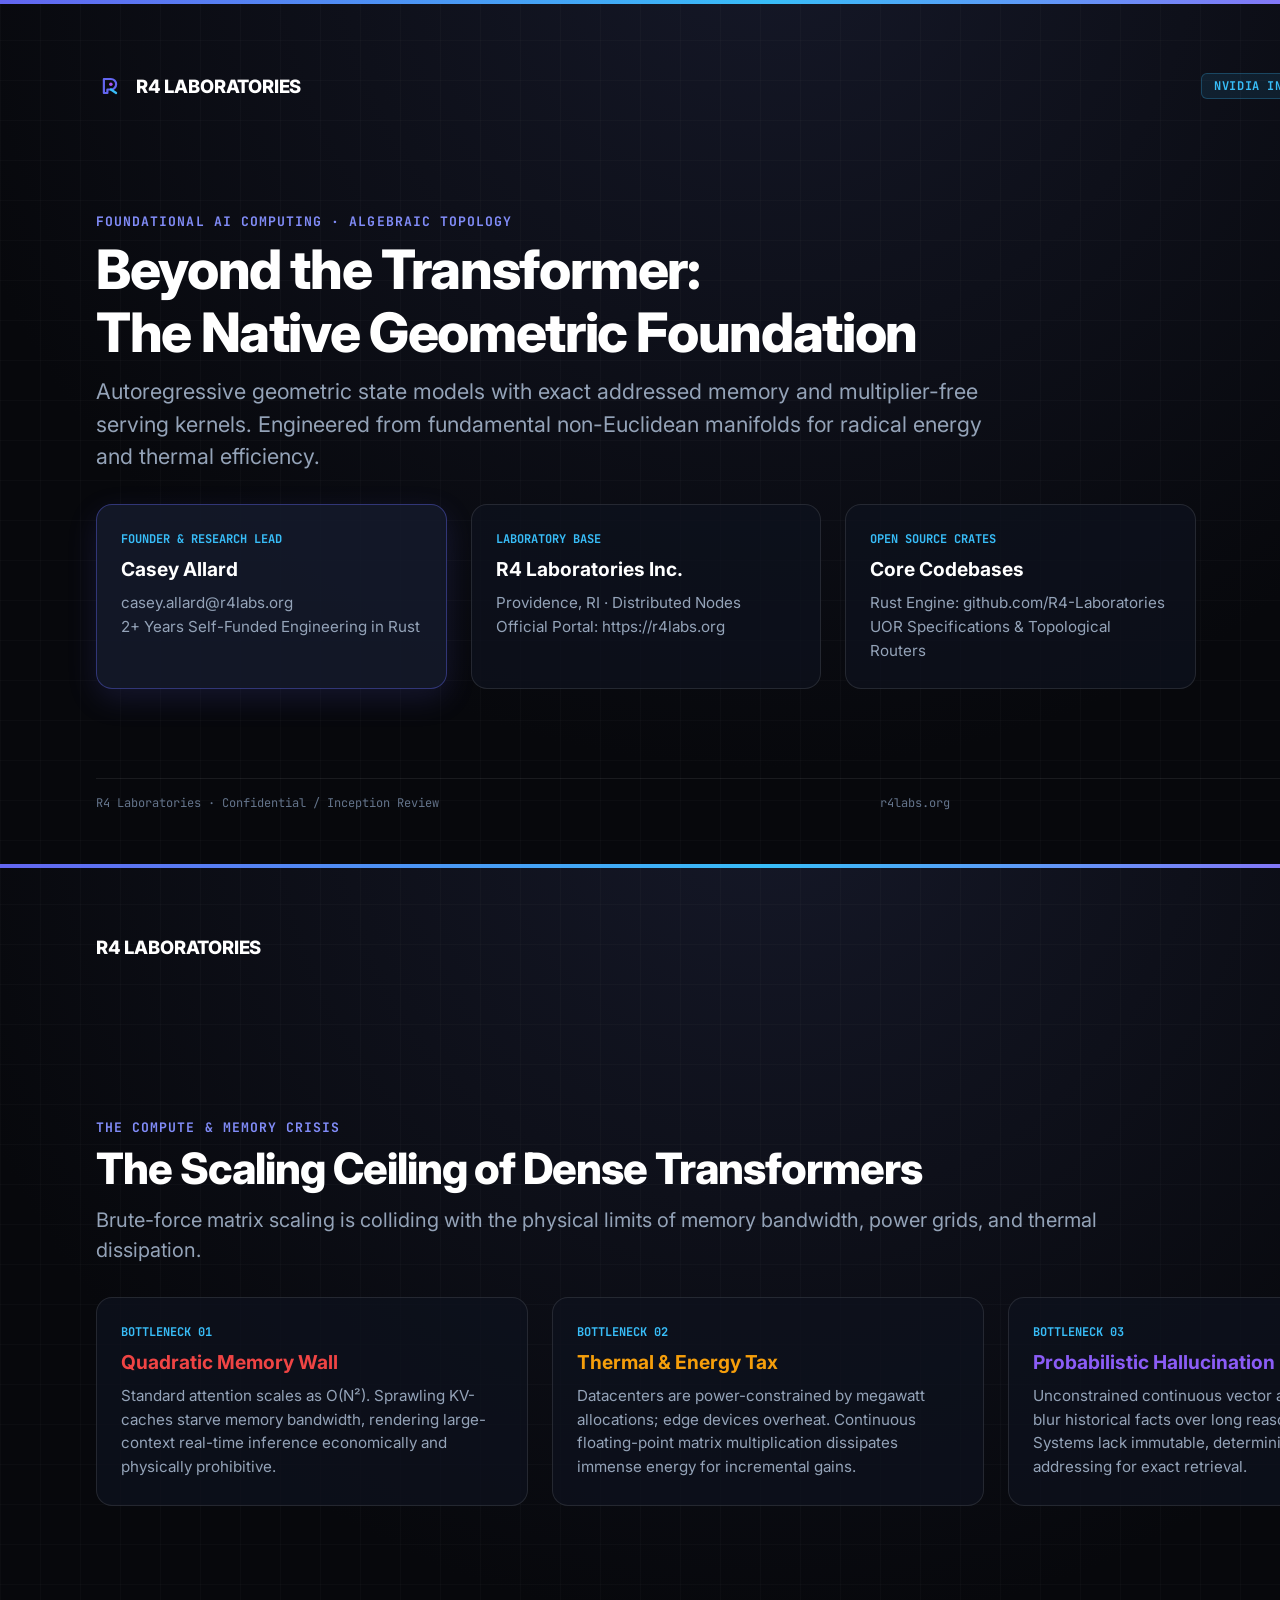
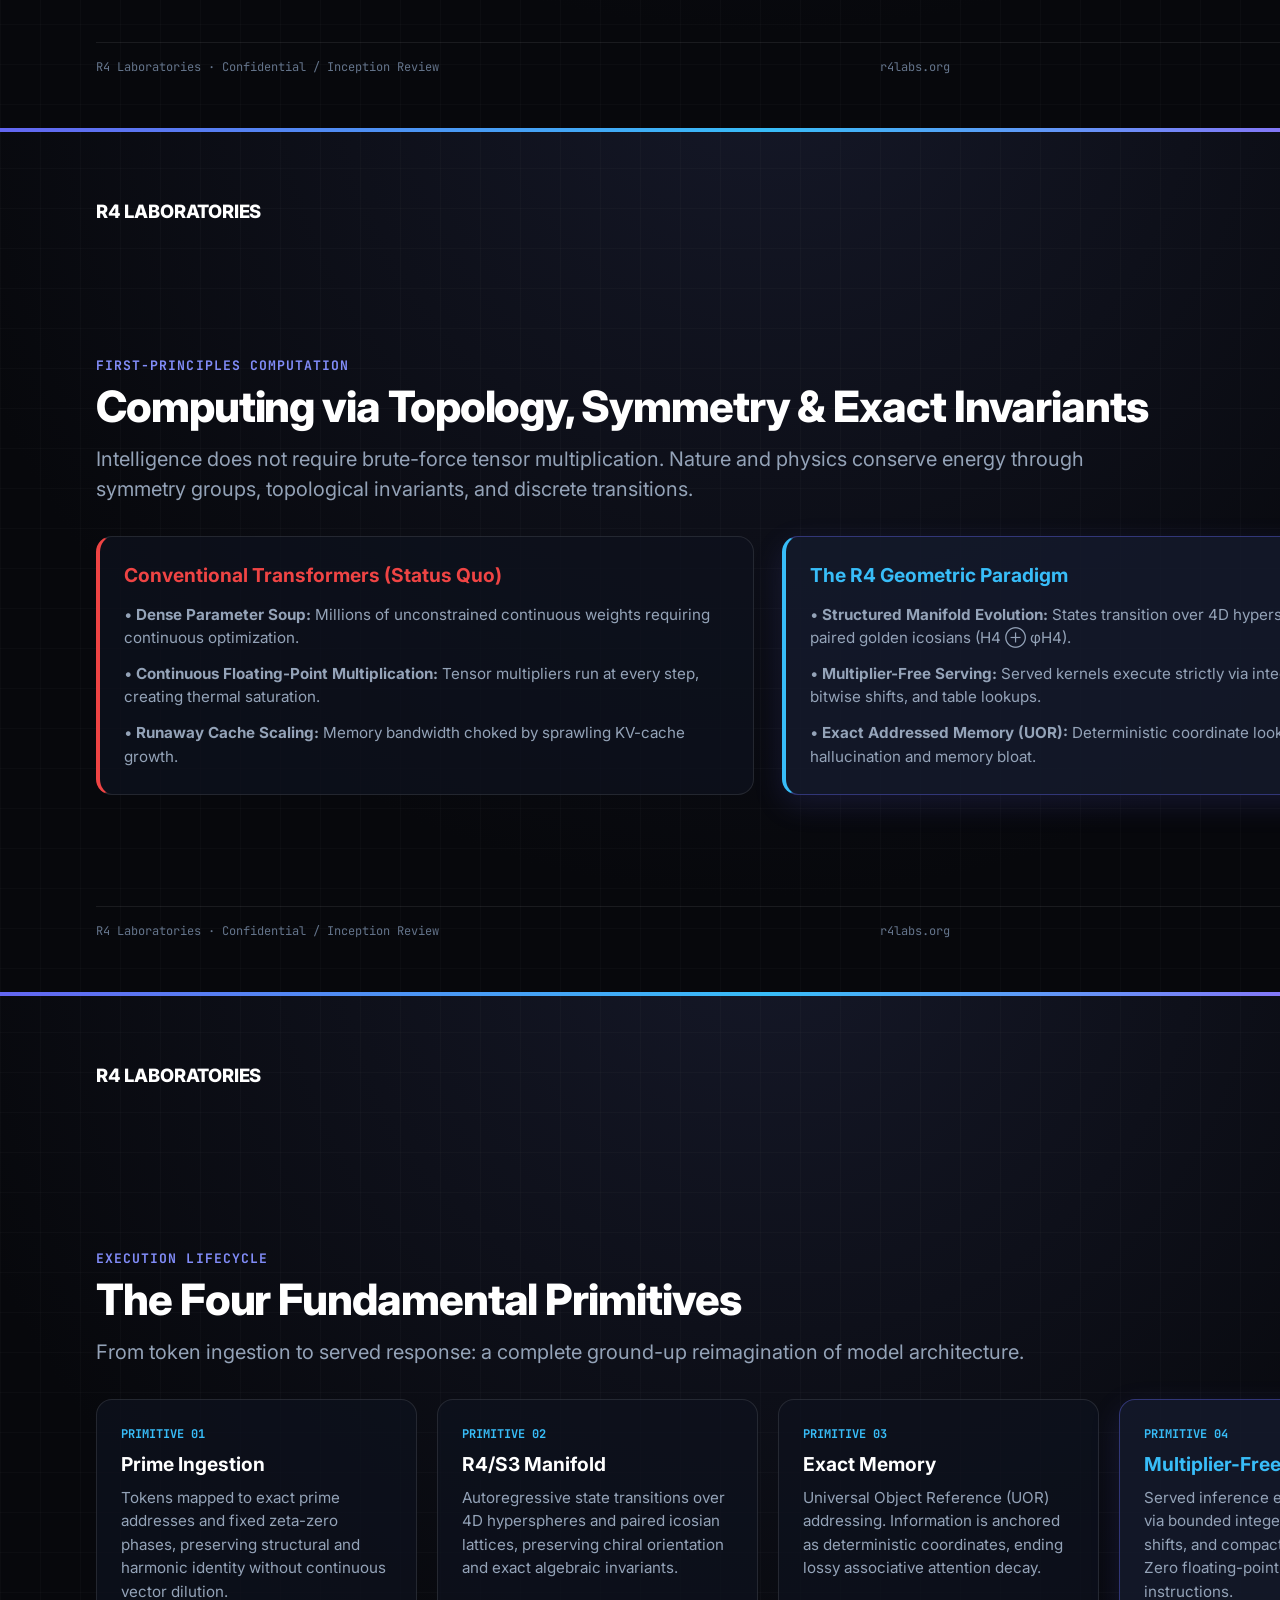
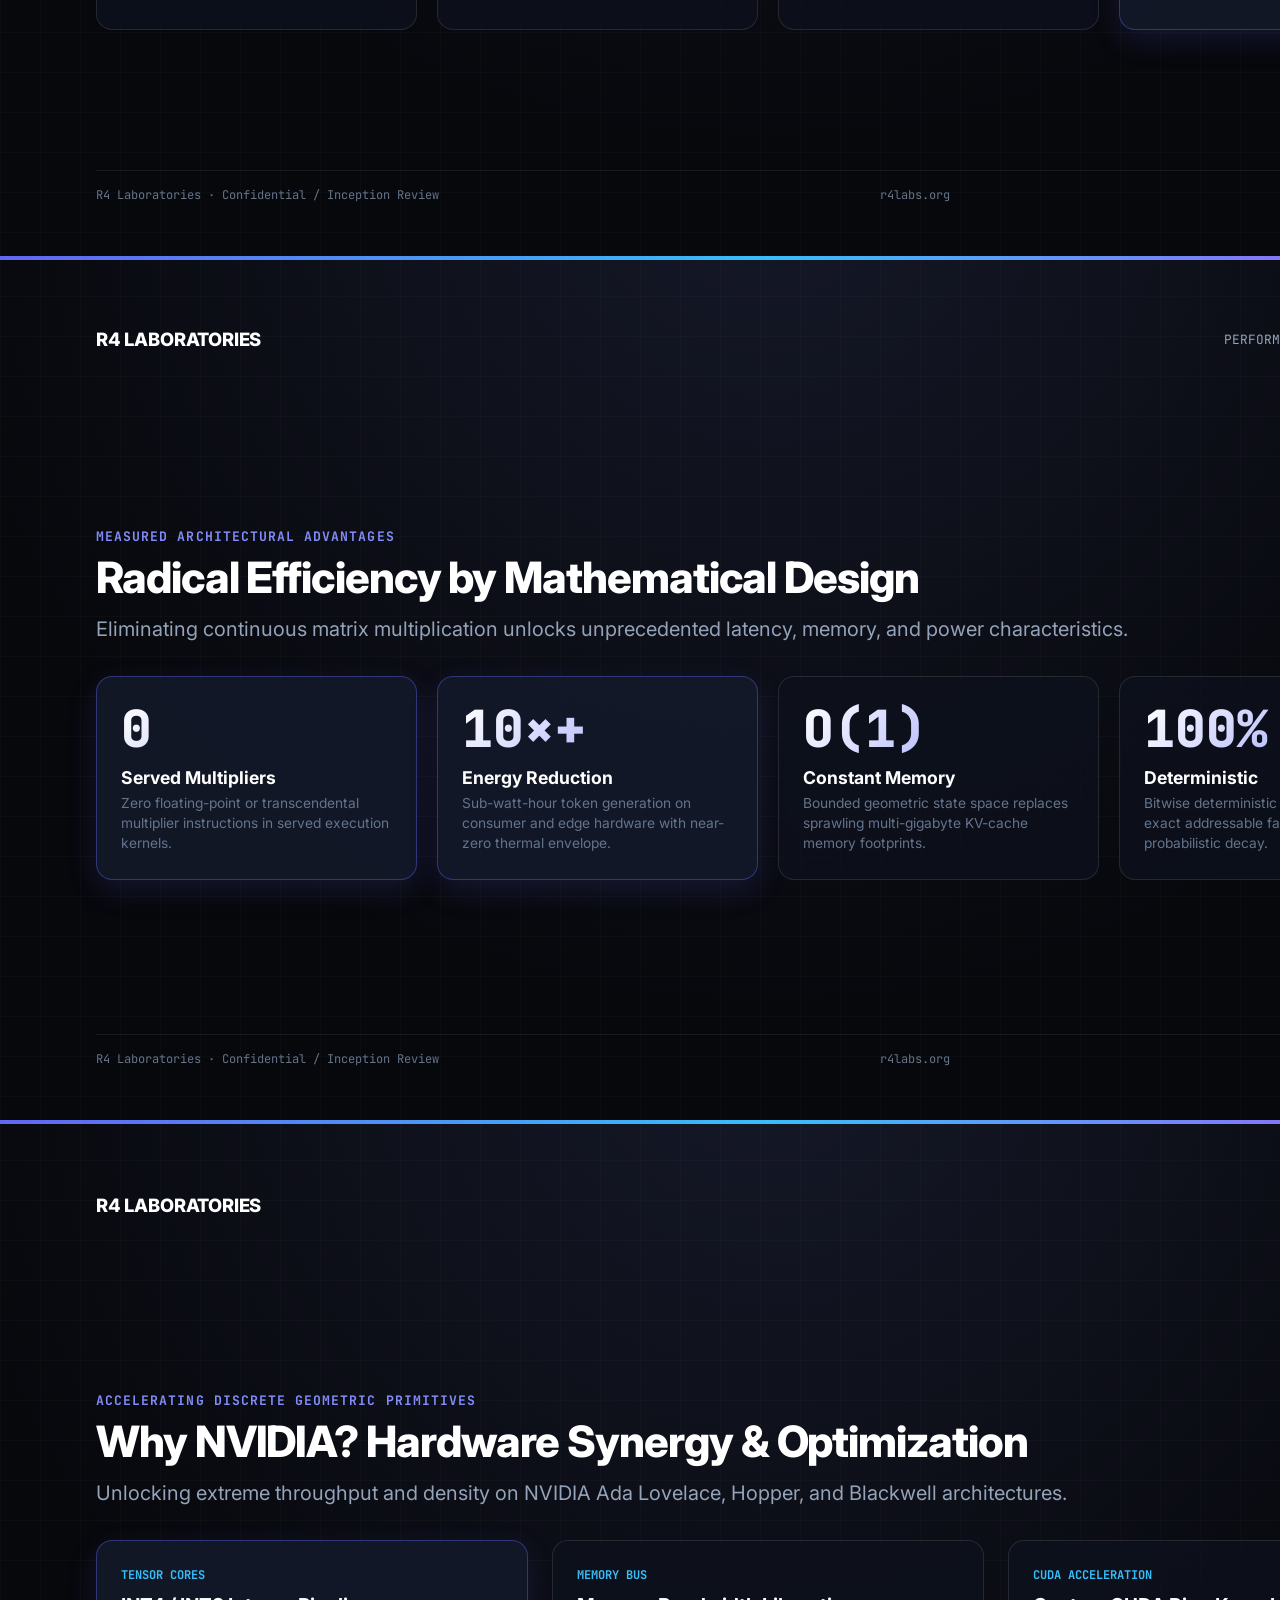
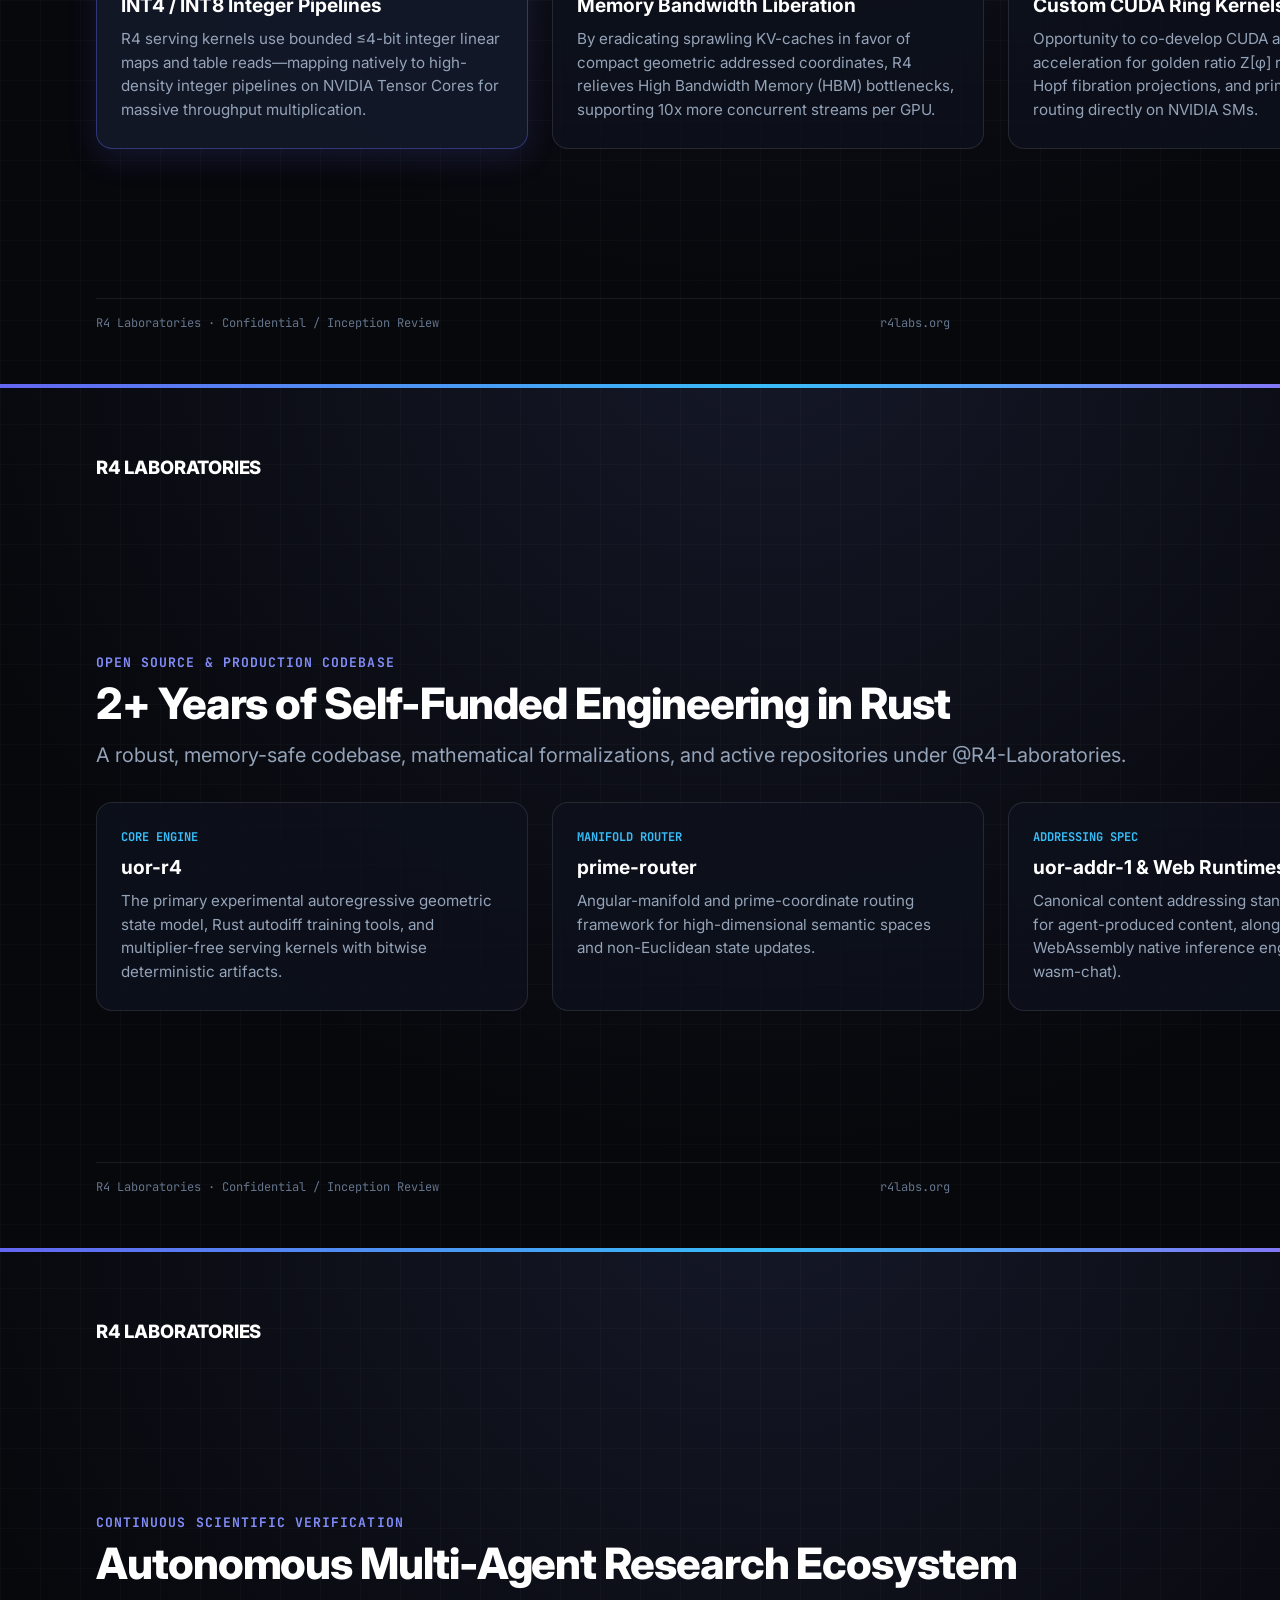
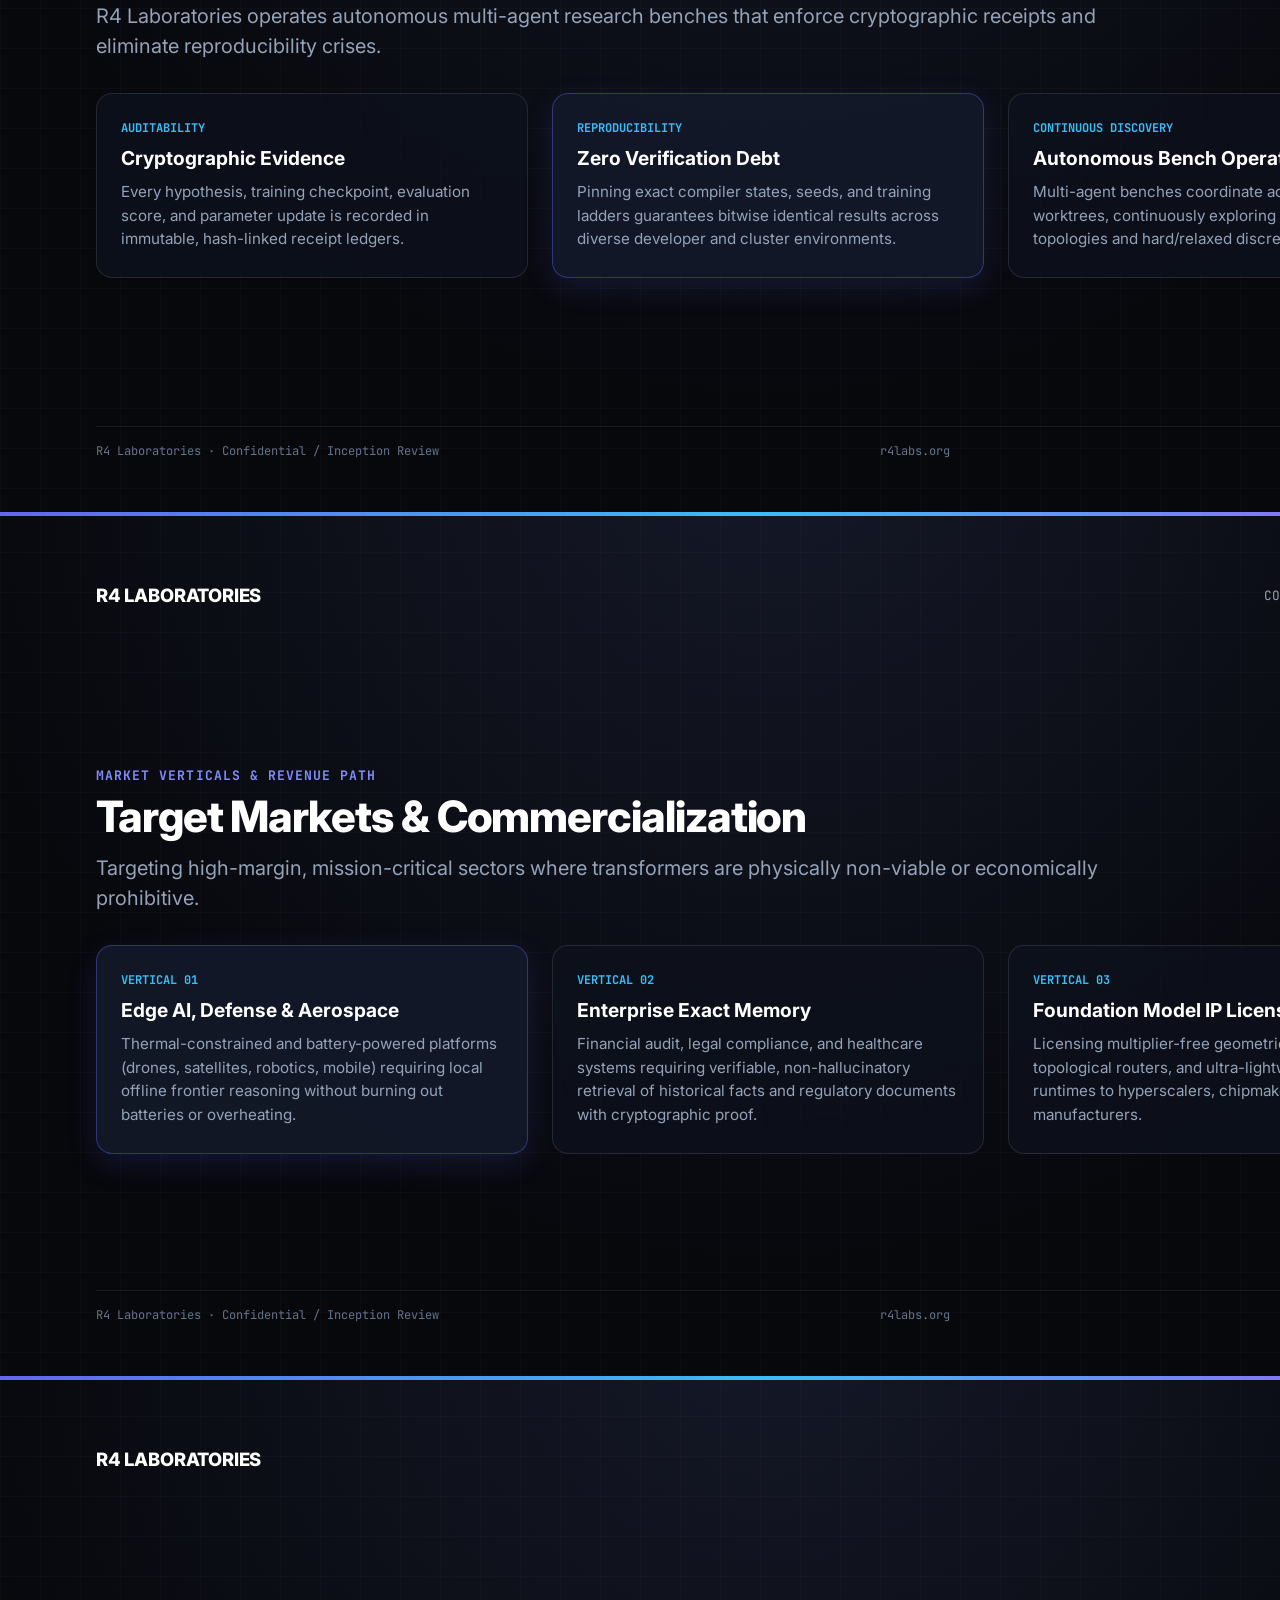
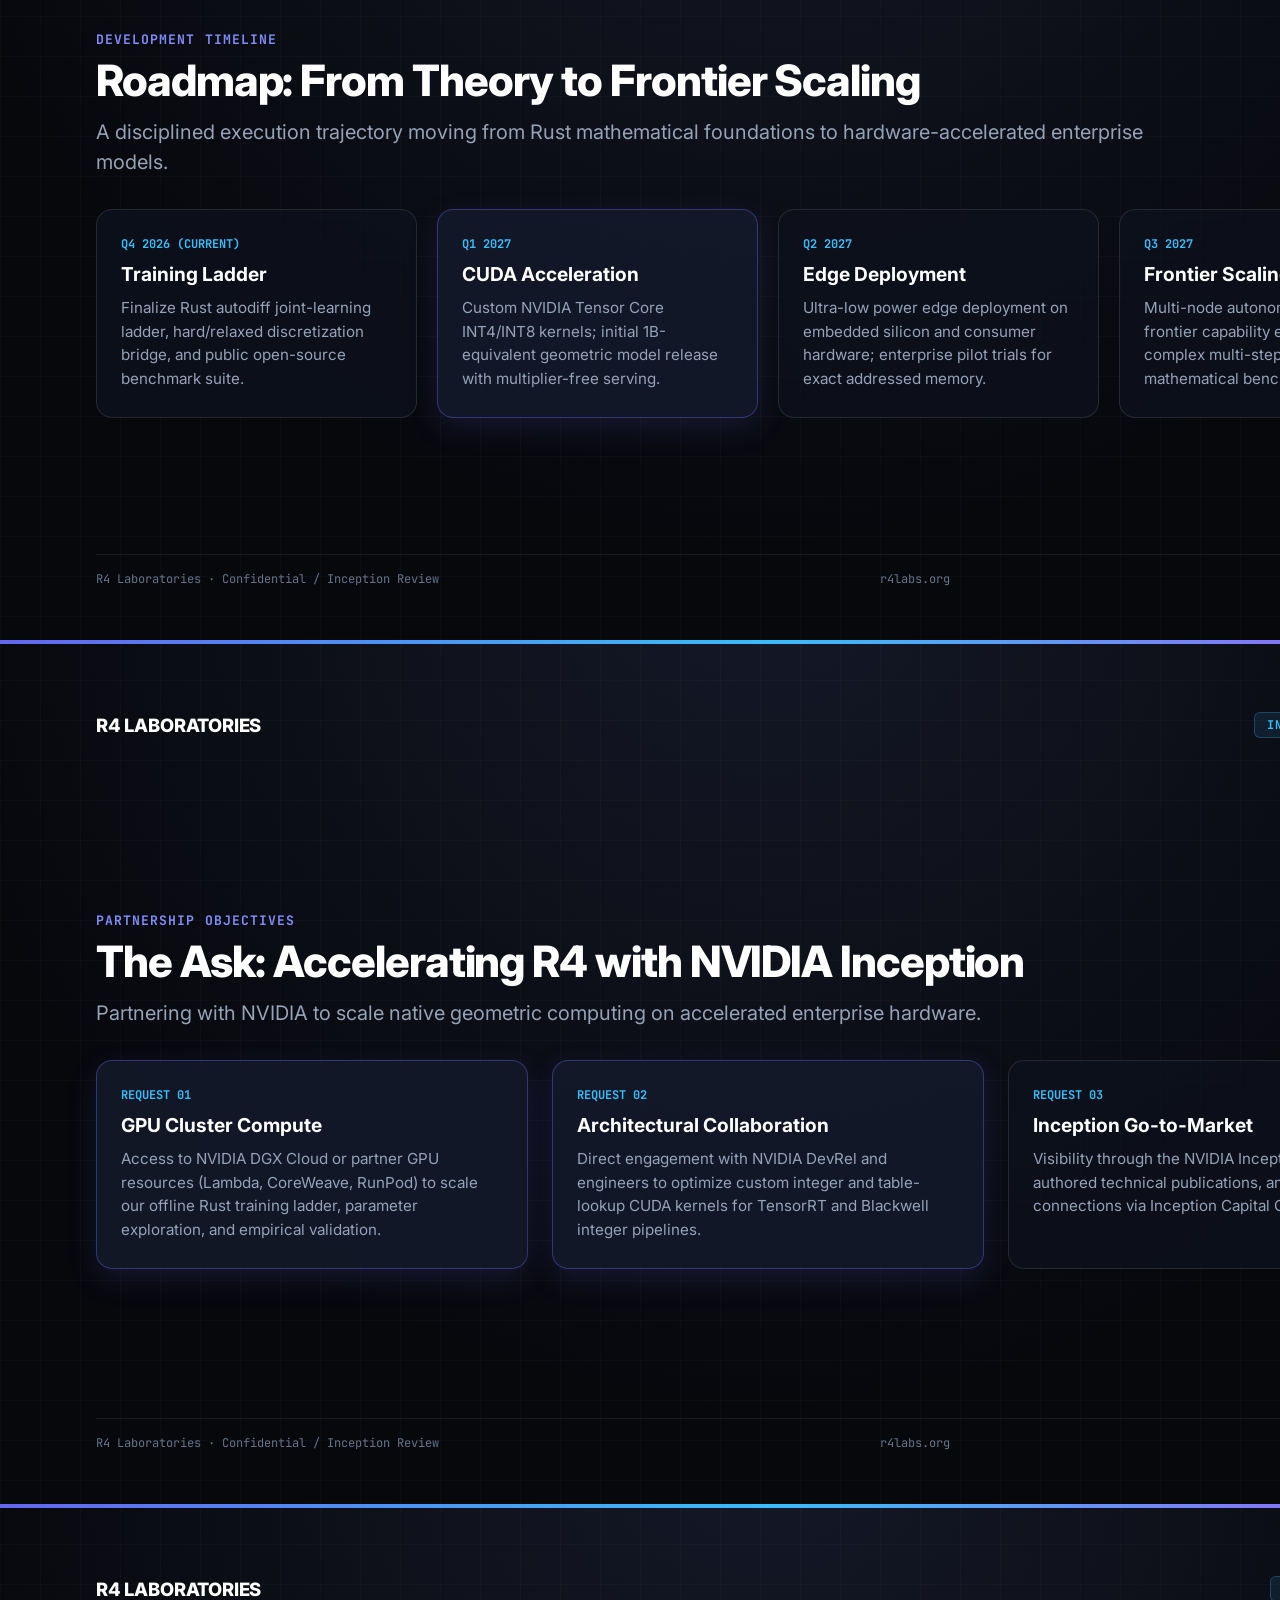
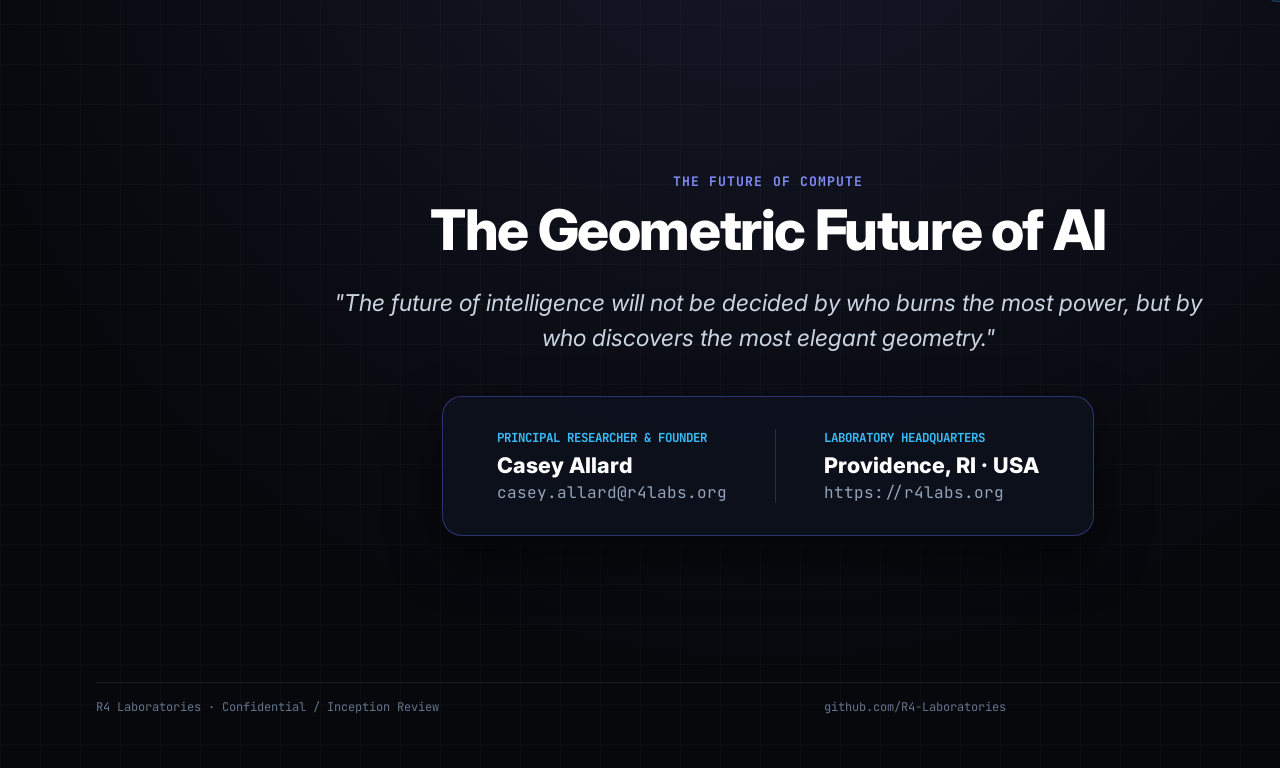
<file: generate_deck_pdf.html>
<!DOCTYPE html>
<html lang="en">
<head>
  <meta charset="UTF-8" />
  <title>R4 Laboratories Pitch Deck</title>
  <link rel="preconnect" href="https://fonts.googleapis.com">
  <link rel="preconnect" href="https://fonts.gstatic.com" crossorigin>
  <link href="https://fonts.googleapis.com/css2?family=Inter:wght@300;400;500;600;700;800&family=JetBrains+Mono:wght@400;500;700&display=swap" rel="stylesheet">
  <style>
    @page {
      size: 16in 9in;
      margin: 0;
    }

    * {
      box-sizing: border-box;
      margin: 0;
      padding: 0;
      -webkit-print-color-adjust: exact !important;
      print-color-adjust: exact !important;
    }

    body {
      background-color: #07080c;
      color: #f8fafc;
      font-family: 'Inter', -apple-system, BlinkMacSystemFont, sans-serif;
      margin: 0;
      padding: 0;
    }

    .pdf-slide {
      width: 16in;
      height: 9in;
      max-height: 9in;
      page-break-after: always;
      page-break-inside: avoid;
      break-after: page;
      display: flex;
      flex-direction: column;
      justify-content: space-between;
      padding: 0.75in 1in 0.55in 1in;
      background: radial-gradient(circle at 50% -10%, #151828 0%, #07080c 70%);
      position: relative;
      overflow: hidden;
    }

    /* Grid background effect */
    .pdf-slide::before {
      content: '';
      position: absolute;
      top: 0; left: 0; right: 0; bottom: 0;
      background-image: 
        linear-gradient(to right, rgba(255, 255, 255, 0.02) 1px, transparent 1px),
        linear-gradient(to bottom, rgba(255, 255, 255, 0.02) 1px, transparent 1px);
      background-size: 40px 40px;
      pointer-events: none;
    }

    /* Top glowing accent line */
    .top-accent-line {
      position: absolute;
      top: 0;
      left: 0;
      right: 0;
      height: 4px;
      background: linear-gradient(90deg, #6366f1, #38bdf8, #a855f7);
    }

    /* Slide Header */
    .slide-header {
      display: flex;
      justify-content: space-between;
      align-items: center;
      margin-bottom: 24px;
      position: relative;
      z-index: 10;
    }

    .brand-mark {
      display: flex;
      align-items: center;
      gap: 12px;
    }

    .brand-name {
      font-size: 1.15rem;
      font-weight: 800;
      letter-spacing: -0.01em;
      color: #fff;
    }

    .tag-badge {
      font-family: 'JetBrains Mono', monospace;
      font-size: 0.75rem;
      font-weight: 700;
      color: #38bdf8;
      background: rgba(56, 189, 248, 0.1);
      border: 1px solid rgba(56, 189, 248, 0.25);
      padding: 4px 12px;
      border-radius: 6px;
      letter-spacing: 0.05em;
    }

    .header-subtag {
      font-family: 'JetBrains Mono', monospace;
      font-size: 0.8rem;
      color: #94a3b8;
    }

    /* Slide Body */
    .slide-body {
      flex: 1;
      display: flex;
      flex-direction: column;
      justify-content: center;
      position: relative;
      z-index: 10;
    }

    .slide-title-box {
      margin-bottom: 32px;
    }

    .slide-category {
      font-family: 'JetBrains Mono', monospace;
      font-size: 0.82rem;
      font-weight: 700;
      color: #818cf8;
      text-transform: uppercase;
      letter-spacing: 0.08em;
      margin-bottom: 8px;
    }

    .slide-title {
      font-size: 2.7rem;
      font-weight: 800;
      letter-spacing: -0.025em;
      line-height: 1.15;
      color: #ffffff;
      margin-bottom: 12px;
    }

    .slide-subtitle {
      font-size: 1.25rem;
      color: #94a3b8;
      line-height: 1.5;
      max-width: 1050px;
    }

    /* Grids */
    .grid-2 {
      display: grid;
      grid-template-columns: 1fr 1fr;
      gap: 28px;
    }

    .grid-3 {
      display: grid;
      grid-template-columns: repeat(3, 1fr);
      gap: 24px;
    }

    .grid-4 {
      display: grid;
      grid-template-columns: repeat(4, 1fr);
      gap: 20px;
    }

    /* Cards */
    .card {
      background: rgba(14, 18, 30, 0.75);
      border: 1px solid rgba(255, 255, 255, 0.1);
      border-radius: 16px;
      padding: 26px 24px;
      position: relative;
    }

    .card.highlight {
      border-color: rgba(99, 102, 241, 0.4);
      background: rgba(20, 26, 44, 0.85);
      box-shadow: 0 10px 30px rgba(99, 102, 241, 0.15);
    }

    .card-num {
      font-family: 'JetBrains Mono', monospace;
      font-size: 0.75rem;
      font-weight: 700;
      color: #38bdf8;
      margin-bottom: 10px;
    }

    .card h4 {
      font-size: 1.2rem;
      font-weight: 700;
      color: #fff;
      margin-bottom: 10px;
    }

    .card p {
      font-size: 0.95rem;
      color: #94a3b8;
      line-height: 1.55;
    }

    .stat-val {
      font-family: 'JetBrains Mono', monospace;
      font-size: 3.2rem;
      font-weight: 800;
      line-height: 1;
      margin-bottom: 12px;
      background: linear-gradient(135deg, #ffffff, #818cf8);
      -webkit-background-clip: text;
      -webkit-text-fill-color: transparent;
    }

    .stat-label {
      font-size: 1.1rem;
      font-weight: 700;
      color: #fff;
      margin-bottom: 6px;
    }

    .stat-desc {
      font-size: 0.86rem;
      color: #64748b;
      line-height: 1.45;
    }

    /* Slide Footer */
    .slide-footer {
      display: flex;
      justify-content: space-between;
      align-items: center;
      padding-top: 16px;
      border-top: 1px solid rgba(255, 255, 255, 0.08);
      font-family: 'JetBrains Mono', monospace;
      font-size: 0.75rem;
      color: #64748b;
      position: relative;
      z-index: 10;
    }

    .slide-footer a {
      color: #818cf8;
      text-decoration: none;
    }
  </style>
</head>
<body>

  <!-- ==================== SLIDE 1: TITLE ==================== -->
  <section class="pdf-slide">
    <div class="top-accent-line"></div>
    <div class="slide-header">
      <div class="brand-mark">
        <svg width="28" height="28" viewBox="0 0 64 64" fill="none">
          <path d="M18 16H34C40.6274 16 46 21.3726 46 28C46 34.6274 40.6274 40 34 40H26V48H18V16Z" stroke="#6366f1" stroke-width="5" stroke-linecap="round" stroke-linejoin="round"/>
          <path d="M34 40L46 48" stroke="#38bdf8" stroke-width="5" stroke-linecap="round" stroke-linejoin="round"/>
          <circle cx="34" cy="28" r="4" fill="#a855f7"/>
        </svg>
        <span class="brand-name">R4 LABORATORIES</span>
      </div>
      <div class="tag-badge">NVIDIA INCEPTION PARTNERSHIP</div>
    </div>

    <div class="slide-body">
      <div class="slide-title-box">
        <div class="slide-category">FOUNDATIONAL AI COMPUTING · ALGEBRAIC TOPOLOGY</div>
        <h1 class="slide-title" style="font-size: 3.4rem; max-width: 1000px;">
          Beyond the Transformer:<br/>
          The Native Geometric Foundation
        </h1>
        <p class="slide-subtitle" style="font-size: 1.35rem; max-width: 920px;">
          Autoregressive geometric state models with exact addressed memory and multiplier-free serving kernels. Engineered from fundamental non-Euclidean manifolds for radical energy and thermal efficiency.
        </p>
      </div>

      <div class="grid-3" style="max-width: 1100px;">
        <div class="card highlight">
          <div class="card-num">FOUNDER & RESEARCH LEAD</div>
          <h4>Casey Allard</h4>
          <p>casey.allard@r4labs.org<br/>2+ Years Self-Funded Engineering in Rust</p>
        </div>
        <div class="card">
          <div class="card-num">LABORATORY BASE</div>
          <h4>R4 Laboratories Inc.</h4>
          <p>Providence, RI · Distributed Nodes<br/>Official Portal: https://r4labs.org</p>
        </div>
        <div class="card">
          <div class="card-num">OPEN SOURCE CRATES</div>
          <h4>Core Codebases</h4>
          <p>Rust Engine: github.com/R4-Laboratories<br/>UOR Specifications & Topological Routers</p>
        </div>
      </div>
    </div>

    <div class="slide-footer">
      <span>R4 Laboratories · Confidential / Inception Review</span>
      <span>r4labs.org</span>
      <span>01 / 12</span>
    </div>
  </section>

  <!-- ==================== SLIDE 2: PROBLEM ==================== -->
  <section class="pdf-slide">
    <div class="top-accent-line"></div>
    <div class="slide-header">
      <div class="brand-mark">
        <span class="brand-name">R4 LABORATORIES</span>
      </div>
      <div class="header-subtag">THE MACRO PROBLEM</div>
    </div>

    <div class="slide-body">
      <div class="slide-title-box">
        <div class="slide-category">THE COMPUTE & MEMORY CRISIS</div>
        <h2 class="slide-title">The Scaling Ceiling of Dense Transformers</h2>
        <p class="slide-subtitle">
          Brute-force matrix scaling is colliding with the physical limits of memory bandwidth, power grids, and thermal dissipation.
        </p>
      </div>

      <div class="grid-3">
        <div class="card">
          <div class="card-num">BOTTLENECK 01</div>
          <h4 style="color: #ef4444;">Quadratic Memory Wall</h4>
          <p>Standard attention scales as O(N²). Sprawling KV-caches starve memory bandwidth, rendering large-context real-time inference economically and physically prohibitive.</p>
        </div>
        <div class="card">
          <div class="card-num">BOTTLENECK 02</div>
          <h4 style="color: #f59e0b;">Thermal & Energy Tax</h4>
          <p>Datacenters are power-constrained by megawatt allocations; edge devices overheat. Continuous floating-point matrix multiplication dissipates immense energy for incremental gains.</p>
        </div>
        <div class="card">
          <div class="card-num">BOTTLENECK 03</div>
          <h4 style="color: #8b5cf6;">Probabilistic Hallucination</h4>
          <p>Unconstrained continuous vector approximations blur historical facts over long reasoning chains. Systems lack immutable, deterministic coordinate addressing for exact retrieval.</p>
        </div>
      </div>
    </div>

    <div class="slide-footer">
      <span>R4 Laboratories · Confidential / Inception Review</span>
      <span>r4labs.org</span>
      <span>02 / 12</span>
    </div>
  </section>

  <!-- ==================== SLIDE 3: THESIS ==================== -->
  <section class="pdf-slide">
    <div class="top-accent-line"></div>
    <div class="slide-header">
      <div class="brand-mark">
        <span class="brand-name">R4 LABORATORIES</span>
      </div>
      <div class="header-subtag">THE R4 THESIS</div>
    </div>

    <div class="slide-body">
      <div class="slide-title-box">
        <div class="slide-category">FIRST-PRINCIPLES COMPUTATION</div>
        <h2 class="slide-title">Computing via Topology, Symmetry & Exact Invariants</h2>
        <p class="slide-subtitle">
          Intelligence does not require brute-force tensor multiplication. Nature and physics conserve energy through symmetry groups, topological invariants, and discrete transitions.
        </p>
      </div>

      <div class="grid-2">
        <div class="card" style="border-left: 4px solid #ef4444;">
          <h4 style="color: #ef4444; margin-bottom: 16px;">Conventional Transformers (Status Quo)</h4>
          <p style="margin-bottom: 12px;">• <strong>Dense Parameter Soup:</strong> Millions of unconstrained continuous weights requiring continuous optimization.</p>
          <p style="margin-bottom: 12px;">• <strong>Continuous Floating-Point Multiplication:</strong> Tensor multipliers run at every step, creating thermal saturation.</p>
          <p>• <strong>Runaway Cache Scaling:</strong> Memory bandwidth choked by sprawling KV-cache growth.</p>
        </div>
        <div class="card highlight" style="border-left: 4px solid #38bdf8;">
          <h4 style="color: #38bdf8; margin-bottom: 16px;">The R4 Geometric Paradigm</h4>
          <p style="margin-bottom: 12px;">• <strong>Structured Manifold Evolution:</strong> States transition over 4D hyperspheres (S³) and paired golden icosians (H4 &oplus; &phi;H4).</p>
          <p style="margin-bottom: 12px;">• <strong>Multiplier-Free Serving:</strong> Served kernels execute strictly via integer add/sub, bitwise shifts, and table lookups.</p>
          <p>• <strong>Exact Addressed Memory (UOR):</strong> Deterministic coordinate lookup eliminates hallucination and memory bloat.</p>
        </div>
      </div>
    </div>

    <div class="slide-footer">
      <span>R4 Laboratories · Confidential / Inception Review</span>
      <span>r4labs.org</span>
      <span>03 / 12</span>
    </div>
  </section>

  <!-- ==================== SLIDE 4: ARCHITECTURE ==================== -->
  <section class="pdf-slide">
    <div class="top-accent-line"></div>
    <div class="slide-header">
      <div class="brand-mark">
        <span class="brand-name">R4 LABORATORIES</span>
      </div>
      <div class="header-subtag">SYSTEM ARCHITECTURE</div>
    </div>

    <div class="slide-body">
      <div class="slide-title-box">
        <div class="slide-category">EXECUTION LIFECYCLE</div>
        <h2 class="slide-title">The Four Fundamental Primitives</h2>
        <p class="slide-subtitle">
          From token ingestion to served response: a complete ground-up reimagination of model architecture.
        </p>
      </div>

      <div class="grid-4">
        <div class="card">
          <div class="card-num">PRIMITIVE 01</div>
          <h4>Prime Ingestion</h4>
          <p>Tokens mapped to exact prime addresses and fixed zeta-zero phases, preserving structural and harmonic identity without continuous vector dilution.</p>
        </div>
        <div class="card">
          <div class="card-num">PRIMITIVE 02</div>
          <h4>R4/S3 Manifold</h4>
          <p>Autoregressive state transitions over 4D hyperspheres and paired icosian lattices, preserving chiral orientation and exact algebraic invariants.</p>
        </div>
        <div class="card">
          <div class="card-num">PRIMITIVE 03</div>
          <h4>Exact Memory</h4>
          <p>Universal Object Reference (UOR) addressing. Information is anchored as deterministic coordinates, ending lossy associative attention decay.</p>
        </div>
        <div class="card highlight">
          <div class="card-num">PRIMITIVE 04</div>
          <h4 style="color: #38bdf8;">Multiplier-Free</h4>
          <p>Served inference executes strictly via bounded integer addition, bitwise shifts, and compact table lookups. Zero floating-point multiplier instructions.</p>
        </div>
      </div>
    </div>

    <div class="slide-footer">
      <span>R4 Laboratories · Confidential / Inception Review</span>
      <span>r4labs.org</span>
      <span>04 / 12</span>
    </div>
  </section>

  <!-- ==================== SLIDE 5: PERFORMANCE ==================== -->
  <section class="pdf-slide">
    <div class="top-accent-line"></div>
    <div class="slide-header">
      <div class="brand-mark">
        <span class="brand-name">R4 LABORATORIES</span>
      </div>
      <div class="header-subtag">PERFORMANCE CHARACTERISTICS</div>
    </div>

    <div class="slide-body">
      <div class="slide-title-box">
        <div class="slide-category">MEASURED ARCHITECTURAL ADVANTAGES</div>
        <h2 class="slide-title">Radical Efficiency by Mathematical Design</h2>
        <p class="slide-subtitle">
          Eliminating continuous matrix multiplication unlocks unprecedented latency, memory, and power characteristics.
        </p>
      </div>

      <div class="grid-4">
        <div class="card highlight">
          <div class="stat-val">0</div>
          <div class="stat-label">Served Multipliers</div>
          <div class="stat-desc">Zero floating-point or transcendental multiplier instructions in served execution kernels.</div>
        </div>
        <div class="card highlight">
          <div class="stat-val">10×+</div>
          <div class="stat-label">Energy Reduction</div>
          <div class="stat-desc">Sub-watt-hour token generation on consumer and edge hardware with near-zero thermal envelope.</div>
        </div>
        <div class="card">
          <div class="stat-val">O(1)</div>
          <div class="stat-label">Constant Memory</div>
          <div class="stat-desc">Bounded geometric state space replaces sprawling multi-gigabyte KV-cache memory footprints.</div>
        </div>
        <div class="card">
          <div class="stat-val">100%</div>
          <div class="stat-label">Deterministic</div>
          <div class="stat-desc">Bitwise deterministic artifact generation, exact addressable facts, and zero probabilistic decay.</div>
        </div>
      </div>
    </div>

    <div class="slide-footer">
      <span>R4 Laboratories · Confidential / Inception Review</span>
      <span>r4labs.org</span>
      <span>05 / 12</span>
    </div>
  </section>

  <!-- ==================== SLIDE 6: NVIDIA SYNERGY ==================== -->
  <section class="pdf-slide">
    <div class="top-accent-line"></div>
    <div class="slide-header">
      <div class="brand-mark">
        <span class="brand-name">R4 LABORATORIES</span>
      </div>
      <div class="tag-badge">NVIDIA CO-DESIGN</div>
    </div>

    <div class="slide-body">
      <div class="slide-title-box">
        <div class="slide-category">ACCELERATING DISCRETE GEOMETRIC PRIMITIVES</div>
        <h2 class="slide-title">Why NVIDIA? Hardware Synergy & Optimization</h2>
        <p class="slide-subtitle">
          Unlocking extreme throughput and density on NVIDIA Ada Lovelace, Hopper, and Blackwell architectures.
        </p>
      </div>

      <div class="grid-3">
        <div class="card highlight">
          <div class="card-num">TENSOR CORES</div>
          <h4>INT4 / INT8 Integer Pipelines</h4>
          <p>R4 serving kernels use bounded &le;4-bit integer linear maps and table reads—mapping natively to high-density integer pipelines on NVIDIA Tensor Cores for massive throughput multiplication.</p>
        </div>
        <div class="card">
          <div class="card-num">MEMORY BUS</div>
          <h4>Memory Bandwidth Liberation</h4>
          <p>By eradicating sprawling KV-caches in favor of compact geometric addressed coordinates, R4 relieves High Bandwidth Memory (HBM) bottlenecks, supporting 10x more concurrent streams per GPU.</p>
        </div>
        <div class="card">
          <div class="card-num">CUDA ACCELERATION</div>
          <h4>Custom CUDA Ring Kernels</h4>
          <p>Opportunity to co-develop CUDA and TensorRT acceleration for golden ratio Z[&phi;] ring arithmetic, Hopf fibration projections, and prime coordinate routing directly on NVIDIA SMs.</p>
        </div>
      </div>
    </div>

    <div class="slide-footer">
      <span>R4 Laboratories · Confidential / Inception Review</span>
      <span>r4labs.org</span>
      <span>06 / 12</span>
    </div>
  </section>

  <!-- ==================== SLIDE 7: TRACTION ==================== -->
  <section class="pdf-slide">
    <div class="top-accent-line"></div>
    <div class="slide-header">
      <div class="brand-mark">
        <span class="brand-name">R4 LABORATORIES</span>
      </div>
      <div class="header-subtag">PROOF OF WORK</div>
    </div>

    <div class="slide-body">
      <div class="slide-title-box">
        <div class="slide-category">OPEN SOURCE & PRODUCTION CODEBASE</div>
        <h2 class="slide-title">2+ Years of Self-Funded Engineering in Rust</h2>
        <p class="slide-subtitle">
          A robust, memory-safe codebase, mathematical formalizations, and active repositories under @R4-Laboratories.
        </p>
      </div>

      <div class="grid-3">
        <div class="card">
          <div class="card-num">CORE ENGINE</div>
          <h4>uor-r4</h4>
          <p>The primary experimental autoregressive geometric state model, Rust autodiff training tools, and multiplier-free serving kernels with bitwise deterministic artifacts.</p>
        </div>
        <div class="card">
          <div class="card-num">MANIFOLD ROUTER</div>
          <h4>prime-router</h4>
          <p>Angular-manifold and prime-coordinate routing framework for high-dimensional semantic spaces and non-Euclidean state updates.</p>
        </div>
        <div class="card">
          <div class="card-num">ADDRESSING SPEC</div>
          <h4>uor-addr-1 & Web Runtimes</h4>
          <p>Canonical content addressing standard (RFC8785) for agent-produced content, alongside in-browser WebAssembly native inference engines (uor-r4-wasm-chat).</p>
        </div>
      </div>
    </div>

    <div class="slide-footer">
      <span>R4 Laboratories · Confidential / Inception Review</span>
      <span>r4labs.org</span>
      <span>07 / 12</span>
    </div>
  </section>

  <!-- ==================== SLIDE 8: AUTONOMOUS LABS ==================== -->
  <section class="pdf-slide">
    <div class="top-accent-line"></div>
    <div class="slide-header">
      <div class="brand-mark">
        <span class="brand-name">R4 LABORATORIES</span>
      </div>
      <div class="header-subtag">RESEARCH METHODOLOGY</div>
    </div>

    <div class="slide-body">
      <div class="slide-title-box">
        <div class="slide-category">CONTINUOUS SCIENTIFIC VERIFICATION</div>
        <h2 class="slide-title">Autonomous Multi-Agent Research Ecosystem</h2>
        <p class="slide-subtitle">
          R4 Laboratories operates autonomous multi-agent research benches that enforce cryptographic receipts and eliminate reproducibility crises.
        </p>
      </div>

      <div class="grid-3">
        <div class="card">
          <div class="card-num">AUDITABILITY</div>
          <h4>Cryptographic Evidence</h4>
          <p>Every hypothesis, training checkpoint, evaluation score, and parameter update is recorded in immutable, hash-linked receipt ledgers.</p>
        </div>
        <div class="card highlight">
          <div class="card-num">REPRODUCIBILITY</div>
          <h4>Zero Verification Debt</h4>
          <p>Pinning exact compiler states, seeds, and training ladders guarantees bitwise identical results across diverse developer and cluster environments.</p>
        </div>
        <div class="card">
          <div class="card-num">CONTINUOUS DISCOVERY</div>
          <h4>Autonomous Bench Operations</h4>
          <p>Multi-agent benches coordinate across isolated worktrees, continuously exploring non-Euclidean topologies and hard/relaxed discretization bridges.</p>
        </div>
      </div>
    </div>

    <div class="slide-footer">
      <span>R4 Laboratories · Confidential / Inception Review</span>
      <span>r4labs.org</span>
      <span>08 / 12</span>
    </div>
  </section>

  <!-- ==================== SLIDE 9: COMMERCIALIZATION ==================== -->
  <section class="pdf-slide">
    <div class="top-accent-line"></div>
    <div class="slide-header">
      <div class="brand-mark">
        <span class="brand-name">R4 LABORATORIES</span>
      </div>
      <div class="header-subtag">COMMERCIAL OPPORTUNITY</div>
    </div>

    <div class="slide-body">
      <div class="slide-title-box">
        <div class="slide-category">MARKET VERTICALS & REVENUE PATH</div>
        <h2 class="slide-title">Target Markets & Commercialization</h2>
        <p class="slide-subtitle">
          Targeting high-margin, mission-critical sectors where transformers are physically non-viable or economically prohibitive.
        </p>
      </div>

      <div class="grid-3">
        <div class="card highlight">
          <div class="card-num">VERTICAL 01</div>
          <h4>Edge AI, Defense & Aerospace</h4>
          <p>Thermal-constrained and battery-powered platforms (drones, satellites, robotics, mobile) requiring local offline frontier reasoning without burning out batteries or overheating.</p>
        </div>
        <div class="card">
          <div class="card-num">VERTICAL 02</div>
          <h4>Enterprise Exact Memory</h4>
          <p>Financial audit, legal compliance, and healthcare systems requiring verifiable, non-hallucinatory retrieval of historical facts and regulatory documents with cryptographic proof.</p>
        </div>
        <div class="card">
          <div class="card-num">VERTICAL 03</div>
          <h4>Foundation Model IP Licensing</h4>
          <p>Licensing multiplier-free geometric model weights, topological routers, and ultra-lightweight serving runtimes to hyperscalers, chipmakers, and device manufacturers.</p>
        </div>
      </div>
    </div>

    <div class="slide-footer">
      <span>R4 Laboratories · Confidential / Inception Review</span>
      <span>r4labs.org</span>
      <span>09 / 12</span>
    </div>
  </section>

  <!-- ==================== SLIDE 10: ROADMAP ==================== -->
  <section class="pdf-slide">
    <div class="top-accent-line"></div>
    <div class="slide-header">
      <div class="brand-mark">
        <span class="brand-name">R4 LABORATORIES</span>
      </div>
      <div class="header-subtag">STRATEGIC MILESTONES</div>
    </div>

    <div class="slide-body">
      <div class="slide-title-box">
        <div class="slide-category">DEVELOPMENT TIMELINE</div>
        <h2 class="slide-title">Roadmap: From Theory to Frontier Scaling</h2>
        <p class="slide-subtitle">
          A disciplined execution trajectory moving from Rust mathematical foundations to hardware-accelerated enterprise models.
        </p>
      </div>

      <div class="grid-4">
        <div class="card">
          <div class="card-num">Q4 2026 (CURRENT)</div>
          <h4>Training Ladder</h4>
          <p>Finalize Rust autodiff joint-learning ladder, hard/relaxed discretization bridge, and public open-source benchmark suite.</p>
        </div>
        <div class="card highlight">
          <div class="card-num">Q1 2027</div>
          <h4>CUDA Acceleration</h4>
          <p>Custom NVIDIA Tensor Core INT4/INT8 kernels; initial 1B-equivalent geometric model release with multiplier-free serving.</p>
        </div>
        <div class="card">
          <div class="card-num">Q2 2027</div>
          <h4>Edge Deployment</h4>
          <p>Ultra-low power edge deployment on embedded silicon and consumer hardware; enterprise pilot trials for exact addressed memory.</p>
        </div>
        <div class="card">
          <div class="card-num">Q3 2027</div>
          <h4>Frontier Scaling</h4>
          <p>Multi-node autonomous scaling and frontier capability evaluation across complex multi-step reasoning and mathematical benchmarks.</p>
        </div>
      </div>
    </div>

    <div class="slide-footer">
      <span>R4 Laboratories · Confidential / Inception Review</span>
      <span>r4labs.org</span>
      <span>10 / 12</span>
    </div>
  </section>

  <!-- ==================== SLIDE 11: THE ASK ==================== -->
  <section class="pdf-slide">
    <div class="top-accent-line"></div>
    <div class="slide-header">
      <div class="brand-mark">
        <span class="brand-name">R4 LABORATORIES</span>
      </div>
      <div class="tag-badge">INCEPTION PARTNERSHIP</div>
    </div>

    <div class="slide-body">
      <div class="slide-title-box">
        <div class="slide-category">PARTNERSHIP OBJECTIVES</div>
        <h2 class="slide-title">The Ask: Accelerating R4 with NVIDIA Inception</h2>
        <p class="slide-subtitle">
          Partnering with NVIDIA to scale native geometric computing on accelerated enterprise hardware.
        </p>
      </div>

      <div class="grid-3">
        <div class="card highlight">
          <div class="card-num">REQUEST 01</div>
          <h4>GPU Cluster Compute</h4>
          <p>Access to NVIDIA DGX Cloud or partner GPU resources (Lambda, CoreWeave, RunPod) to scale our offline Rust training ladder, parameter exploration, and empirical validation.</p>
        </div>
        <div class="card highlight">
          <div class="card-num">REQUEST 02</div>
          <h4>Architectural Collaboration</h4>
          <p>Direct engagement with NVIDIA DevRel and engineers to optimize custom integer and table-lookup CUDA kernels for TensorRT and Blackwell integer pipelines.</p>
        </div>
        <div class="card">
          <div class="card-num">REQUEST 03</div>
          <h4>Inception Go-to-Market</h4>
          <p>Visibility through the NVIDIA Inception showcase, co-authored technical publications, and venture connections via Inception Capital Connect.</p>
        </div>
      </div>
    </div>

    <div class="slide-footer">
      <span>R4 Laboratories · Confidential / Inception Review</span>
      <span>r4labs.org</span>
      <span>11 / 12</span>
    </div>
  </section>

  <!-- ==================== SLIDE 12: CLOSING ==================== -->
  <section class="pdf-slide">
    <div class="top-accent-line"></div>
    <div class="slide-header">
      <div class="brand-mark">
        <span class="brand-name">R4 LABORATORIES</span>
      </div>
      <div class="tag-badge">JOIN THE FOUNDATION</div>
    </div>

    <div class="slide-body" style="text-align: center; align-items: center;">
      <div class="slide-title-box" style="margin-bottom: 40px;">
        <div class="slide-category">THE FUTURE OF COMPUTE</div>
        <h2 class="slide-title" style="font-size: 3.5rem; margin-bottom: 24px;">
          The Geometric Future of AI
        </h2>
        <p class="slide-subtitle" style="font-size: 1.45rem; max-width: 880px; margin: 0 auto; color: #cbd5e1; font-style: italic;">
          "The future of intelligence will not be decided by who burns the most power, but by who discovers the most elegant geometry."
        </p>
      </div>

      <div style="display: inline-flex; gap: 48px; background: rgba(14, 18, 30, 0.85); border: 1px solid rgba(99, 102, 241, 0.4); padding: 32px 54px; border-radius: 20px; text-align: left; box-shadow: 0 20px 50px rgba(0,0,0,0.6);">
        <div>
          <div style="font-size: 0.78rem; color: #38bdf8; font-family: 'JetBrains Mono', monospace; font-weight: 700; margin-bottom: 6px;">PRINCIPAL RESEARCHER & FOUNDER</div>
          <div style="font-size: 1.35rem; font-weight: 800; color: #fff; margin-bottom: 4px;">Casey Allard</div>
          <div style="font-size: 1rem; color: #94a3b8; font-family: 'JetBrains Mono', monospace;">casey.allard@r4labs.org</div>
        </div>
        <div style="border-left: 1px solid rgba(255, 255, 255, 0.12); padding-left: 48px;">
          <div style="font-size: 0.78rem; color: #38bdf8; font-family: 'JetBrains Mono', monospace; font-weight: 700; margin-bottom: 6px;">LABORATORY HEADQUARTERS</div>
          <div style="font-size: 1.35rem; font-weight: 800; color: #fff; margin-bottom: 4px;">Providence, RI · USA</div>
          <div style="font-size: 1rem; color: #94a3b8; font-family: 'JetBrains Mono', monospace;">https://r4labs.org</div>
        </div>
      </div>
    </div>

    <div class="slide-footer">
      <span>R4 Laboratories · Confidential / Inception Review</span>
      <span>github.com/R4-Laboratories</span>
      <span>12 / 12</span>
    </div>
  </section>

</body>
</html>
</file>
<file: site/styles.css>
:root {
  color-scheme: dark;
  --background: #101820;
  --surface: #17232d;
  --text: #f0f4f5;
  --muted: #b2bfc9;
  --accent: #bef264;
  --border: #33434f;
  font-family: system-ui, -apple-system, BlinkMacSystemFont, "Segoe UI", sans-serif;
  background: var(--background);
  color: var(--text);
}

* { box-sizing: border-box; }
html { scroll-behavior: smooth; }
body { margin: 0; }
a { color: inherit; text-decoration: none; }
a:hover { text-decoration: underline; }
a:focus-visible { outline: 3px solid var(--accent); outline-offset: 6px; }
section[id] { scroll-margin-top: 2rem; }
.site-header, main, .site-footer { width: min(1120px, calc(100% - 3rem)); margin-inline: auto; }
.site-header { display: flex; align-items: center; justify-content: space-between; gap: 2rem; padding-block: 2rem; border-bottom: 1px solid var(--border); }
.brand { display: flex; align-items: center; gap: .75rem; font-weight: 650; }
.brand-mark { background: var(--accent); color: var(--background); padding: .4rem .55rem; border-radius: 5px; font-weight: 850; }
nav { display: flex; flex-wrap: wrap; gap: 1.5rem; font-size: .9rem; }
.skip-link { position: absolute; top: -100px; left: 1rem; padding: 1rem; background: var(--accent); color: var(--background); z-index: 1; }
.skip-link:focus { top: 1rem; }
.hero { display: grid; grid-template-columns: 1.2fr 1fr; align-items: center; gap: 3rem; padding-block: 6rem; }
.eyebrow { color: var(--accent); font-size: .75rem; font-weight: 650; letter-spacing: .13em; text-transform: uppercase; line-height: 1.6; }
h1 { font-size: clamp(2.8rem, 5vw, 4.5rem); letter-spacing: -.055em; line-height: 1.08; margin-block: 1.5rem; }
h1 span { color: var(--accent); }
.intro { max-width: 31rem; font-size: 1.1rem; }
p { color: var(--muted); line-height: 1.75; }
.hero-actions { display: flex; flex-wrap: wrap; align-items: center; gap: 1.5rem; margin-top: 2rem; }
.button { display: inline-flex; justify-content: center; align-items: center; gap: 1rem; padding: 1rem 1.25rem; border-radius: 6px; background: var(--accent); color: var(--background); font-size: .9rem; font-weight: 700; }
.button:hover { background: #d0ff85; text-decoration: none; }
.text-link { font-size: .9rem; }
.lab-art { position: relative; display: grid; place-items: center; aspect-ratio: 1; overflow: hidden; border: 1px solid var(--border); border-radius: 50%; background: radial-gradient(circle, #294137, var(--background) 70%); }
.orbit { position: absolute; width: 84%; height: 43%; border: 1px solid #7b9b65; border-radius: 50%; }
.orbit-one { transform: rotate(-35deg); }
.orbit-two { transform: rotate(35deg); }
.orbit-three { transform: rotate(90deg); }
.art-mark { position: relative; font-size: 6rem; font-weight: 850; letter-spacing: -.08em; text-align: center; }
.art-mark span { display: block; font-size: .6rem; letter-spacing: .25em; font-weight: 500; }
.art-caption { position: absolute; bottom: 12%; font-size: .5rem; letter-spacing: .13em; color: var(--muted); }
.section { border-top: 1px solid var(--border); padding-block: 4rem; }
.about { display: grid; grid-template-columns: 1fr 2fr; gap: 2rem; }
h2 { font-size: clamp(1.8rem, 3vw, 2.5rem); letter-spacing: -.04em; line-height: 1.2; margin-top: .75rem; }
.about p { max-width: 42rem; }
.cards { display: grid; grid-template-columns: repeat(3, 1fr); gap: 1rem; margin-top: 2rem; }
.card { padding: 2rem; border: 1px solid var(--border); border-radius: 8px; background: var(--surface); }
.card-number { color: var(--accent); font-size: .8rem; }
h3 { font-size: 1.3rem; margin-top: 2rem; margin-bottom: .75rem; }
.card p { margin-bottom: 0; font-size: .95rem; }
.connect { display: flex; justify-content: space-between; align-items: center; gap: 2rem; padding: 3rem; margin-block: 1rem 4rem; background: var(--surface); border-radius: 8px; }
.connect h2 { margin-bottom: .75rem; }
.connect p:last-child { margin-bottom: 0; }
.connect .button { flex-shrink: 0; }
.site-footer { display: flex; flex-wrap: wrap; justify-content: space-between; gap: 1rem; padding-block: 2rem; border-top: 1px solid var(--border); color: var(--muted); font-size: .8rem; }

@media (max-width: 760px) {
  .site-header { flex-direction: column; align-items: flex-start; gap: 1.25rem; }
  .hero { grid-template-columns: 1fr; padding-block: 3rem; gap: 2rem; }
  .lab-art { width: min(100%, 360px); margin-inline: auto; }
  .about { grid-template-columns: 1fr; gap: .5rem; }
  .cards { grid-template-columns: 1fr; }
  .section { padding-block: 2.5rem; }
  .connect { flex-direction: column; align-items: flex-start; padding: 1.5rem; }
  .connect .button { width: 100%; }
}

@media (prefers-reduced-motion: reduce) {
  html { scroll-behavior: auto; }
}
</file>
